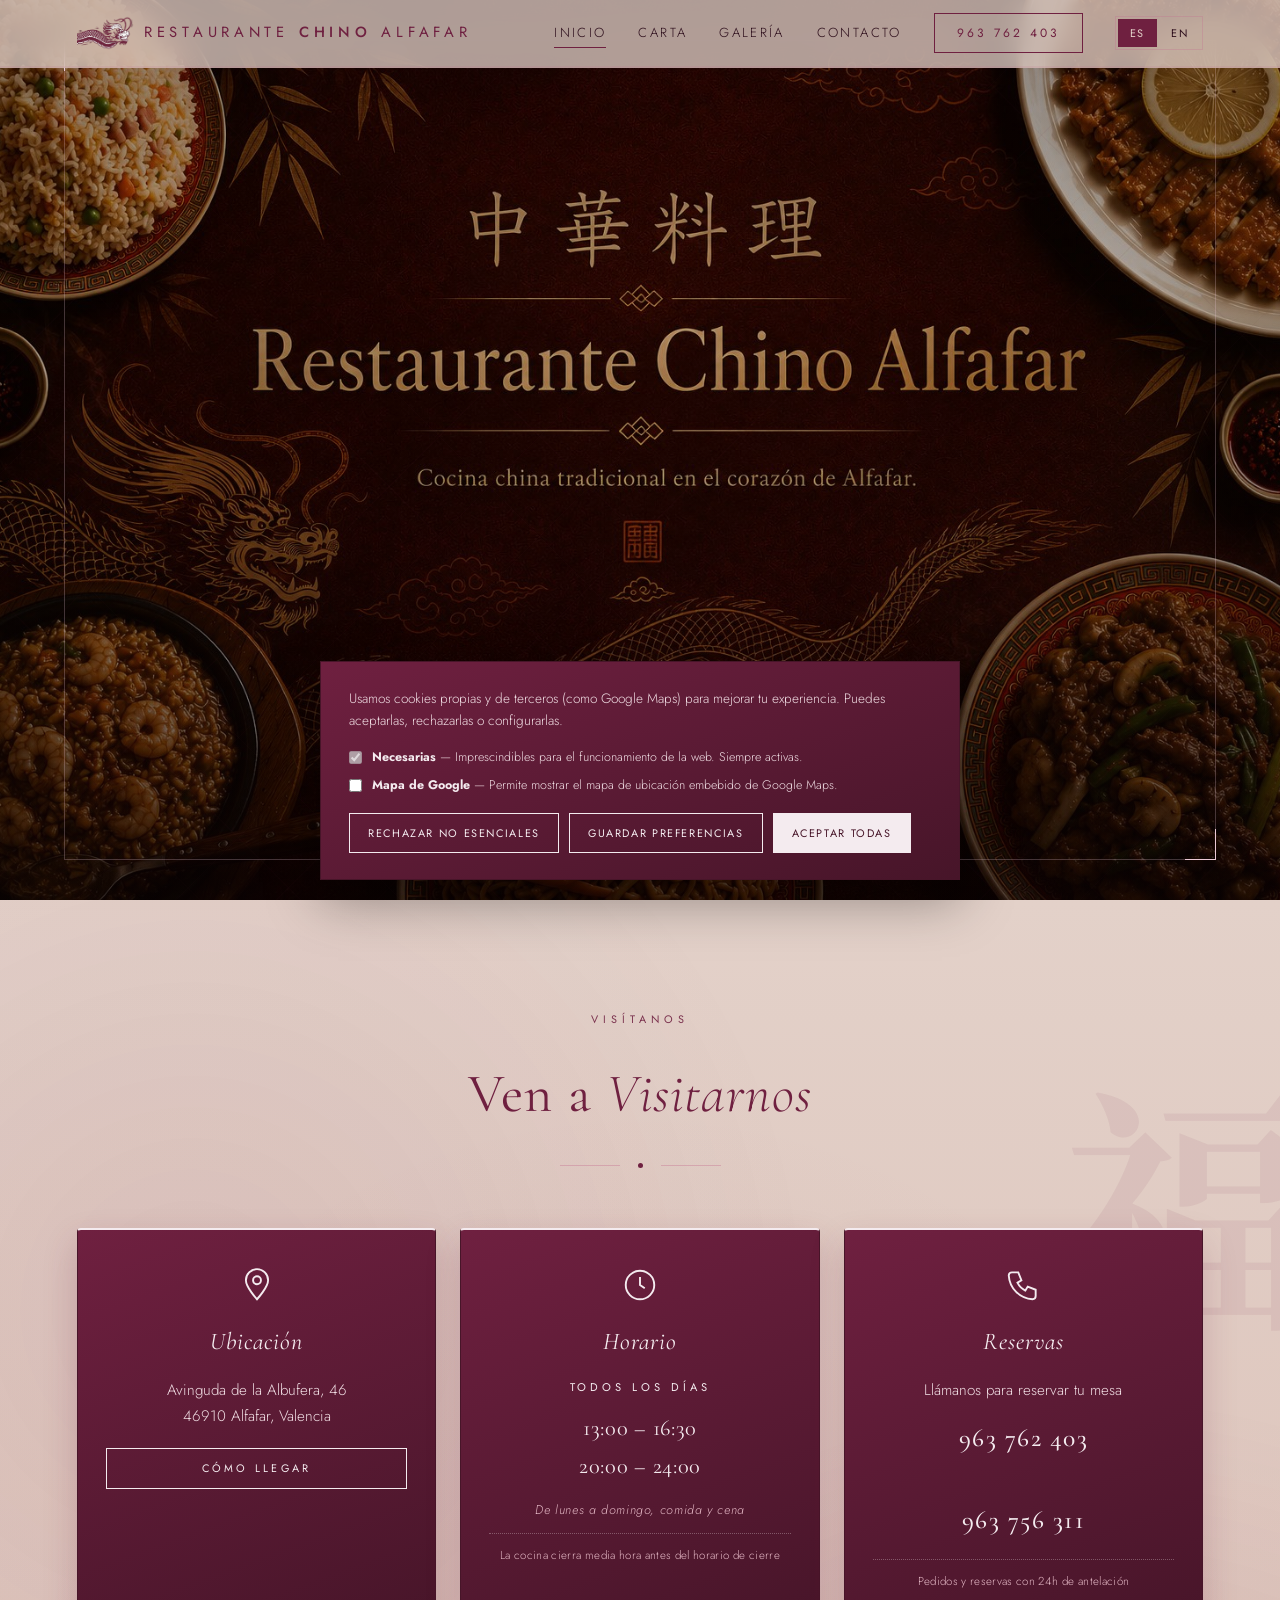
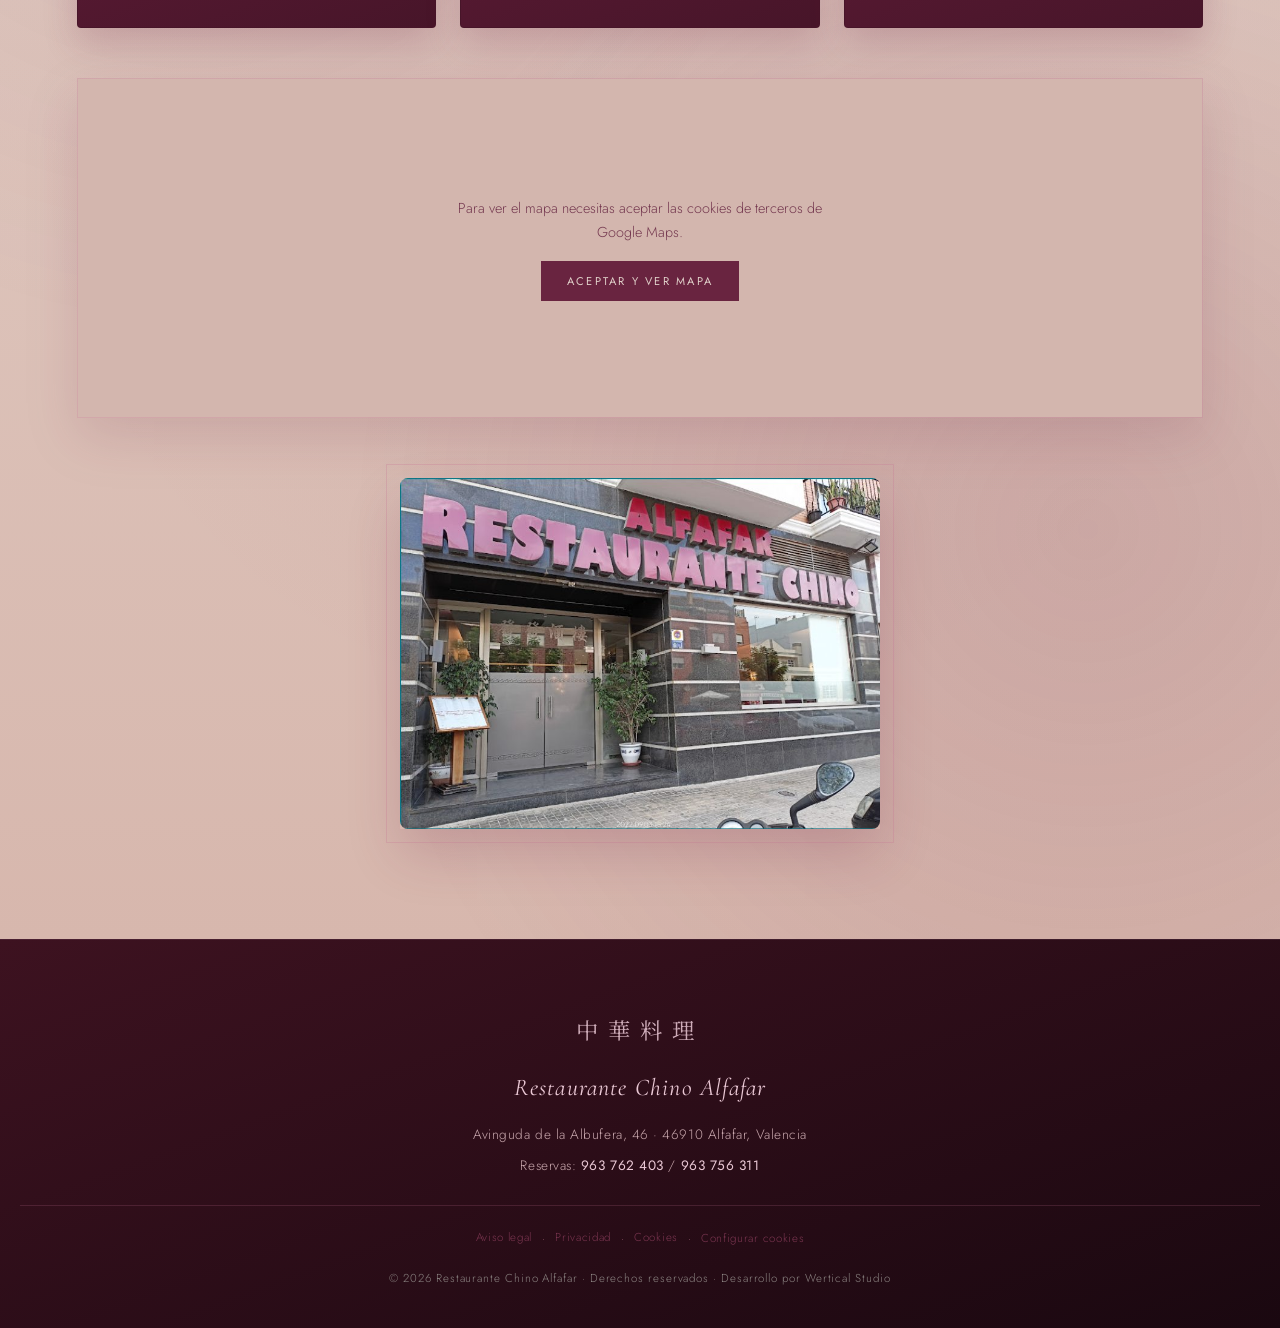
<file: index.html>
<!DOCTYPE html>
<html lang="es">
<head>
<meta charset="UTF-8" />
<meta name="viewport" content="width=device-width, initial-scale=1.0" />
<title>Restaurante Chino Alfafar — Cocina china auténtica</title>
<meta name="description" content="Restaurante Chino Alfafar. Carta tradicional, menú del día y reservas por teléfono. Avinguda de la Albufera, 46, Alfafar." />
<meta property="og:type" content="website" />
<meta property="og:site_name" content="Restaurante Chino Alfafar" />
<meta property="og:locale" content="es_ES" />
<meta property="og:title" content="Restaurante Chino Alfafar — Cocina china auténtica" />
<meta property="og:description" content="Carta tradicional, menú del día y reservas por teléfono. Avinguda de la Albufera, 46, Alfafar." />
<meta property="og:image" content="https://j-bortserrat.github.io/chino_alfafar/assets/hero.jpg" />
<meta property="og:url" content="https://j-bortserrat.github.io/chino_alfafar/index.html" />
<meta name="twitter:card" content="summary_large_image" />
<link rel="icon" type="image/png" href="assets/dragon-head.png">
<link rel="preconnect" href="https://fonts.googleapis.com">
<link rel="preconnect" href="https://fonts.gstatic.com" crossorigin>
<link href="https://fonts.googleapis.com/css2?family=Cormorant+Garamond:ital,wght@0,300;0,400;0,500;0,600;1,300;1,400;1,500&family=Noto+Serif+SC:wght@300;400;500;600&family=Jost:wght@200;300;400;500;600&display=swap" rel="stylesheet">
<link rel="stylesheet" href="style.css">
<script type="application/ld+json">
{
  "@context": "https://schema.org",
  "@type": "Restaurant",
  "name": "Restaurante Chino Alfafar",
  "image": "https://j-bortserrat.github.io/chino_alfafar/assets/hero.jpg",
  "url": "https://j-bortserrat.github.io/chino_alfafar/index.html",
  "telephone": ["+34963762403", "+34963756311"],
  "servesCuisine": "Chinese",
  "priceRange": "€€",
  "address": {
    "@type": "PostalAddress",
    "streetAddress": "Avinguda de la Albufera, 46",
    "addressLocality": "Alfafar",
    "postalCode": "46910",
    "addressRegion": "Valencia",
    "addressCountry": "ES"
  },
  "menu": "https://j-bortserrat.github.io/chino_alfafar/carta.html",
  "openingHoursSpecification": [
    {
      "@type": "OpeningHoursSpecification",
      "dayOfWeek": ["Monday", "Tuesday", "Wednesday", "Thursday", "Friday", "Saturday", "Sunday"],
      "opens": "13:00",
      "closes": "16:30"
    },
    {
      "@type": "OpeningHoursSpecification",
      "dayOfWeek": ["Monday", "Tuesday", "Wednesday", "Thursday", "Friday", "Saturday", "Sunday"],
      "opens": "20:00",
      "closes": "24:00"
    }
  ]
}
</script>
</head>
<body data-page="index">

<nav id="nav">
  <a href="index.html" class="logo"><img class="logo-icon" src="assets/dragon-head.png" alt="">Restaurante <b>Chino</b> Alfafar</a>
  <button class="menu-toggle" id="menuToggle" aria-label="Menú">☰</button>
  <ul id="navList">
    <li><a href="index.html#portada" data-page="index" data-i18n="nav_inicio">Inicio</a></li>
    <li><a href="carta.html" data-page="carta" data-i18n="nav_carta">Carta</a></li>
    <li><a href="galeria.html" data-page="galeria" data-i18n="nav_galeria">Galería</a></li>
    <li><a href="index.html#inicio" data-i18n="nav_contacto">Contacto</a></li>
    <li><a href="tel:963762403" class="nav-cta">963 762 403</a></li>
    <li class="lang-switch"><button data-lang="es" class="active">ES</button><button data-lang="en">EN</button></li>
  </ul>
</nav>

<!-- PORTADA / HERO -->
<header class="hero" id="portada">
  <div class="hero-frame"></div>

  <div class="hero-content">
    <div class="hero-cta">
      <a href="#inicio" class="btn btn-primary" data-i18n="hero_btn_reserve">Reservar Mesa</a>
      <a href="carta.html" class="btn btn-ghost" data-i18n="hero_btn_menu">Ver Carta</a>
    </div>
  </div>
</header>

<!-- INICIO: ubicación + horario + reservas -->
<section class="inicio" id="inicio">
  <span class="floating-cn" style="top:5%;right:-3%">福</span>
  <div class="pattern-bg"></div>
  <div class="section-title reveal">
    <div class="small" data-i18n="inicio_small">Visítanos</div>
    <h2><span data-i18n="inicio_h2_a">Ven a</span> <span class="accent" data-i18n="inicio_h2_b">Visitarnos</span></h2>
    <div class="deco"><span></span></div>
  </div>

  <div class="inicio-wrap">
    <div class="inicio-cards">
      <div class="info-card reveal">
        <span class="icn-big">
          <svg viewBox="0 0 24 24"><path d="M12 21s-7-7.5-7-12a7 7 0 0 1 14 0c0 4.5-7 12-7 12z"/><circle cx="12" cy="9" r="2.5"/></svg>
        </span>
        <h4 data-i18n="ubicacion_h4">Ubicación</h4>
        <p>Avinguda de la Albufera, 46<br>46910 Alfafar, Valencia</p>
        <a href="https://www.google.com/maps?q=Avinguda+de+la+Albufera+46,+46910+Alfafar,+Valencia" target="_blank" rel="noopener" class="btn-mapa" data-i18n="btn_mapa">Cómo llegar</a>
      </div>

      <div class="info-card reveal">
        <span class="icn-big">
          <svg viewBox="0 0 24 24"><circle cx="12" cy="12" r="9"/><path d="M12 7v5l3 2"/></svg>
        </span>
        <h4 data-i18n="horario_h4">Horario</h4>
        <p class="horario-dia" data-i18n="horario_dia">Todos los días</p>
        <p class="horario-hora">13:00 – 16:30<br>20:00 – 24:00</p>
        <p class="horario-sub" data-i18n="horario_sub">De lunes a domingo, comida y cena</p>
        <p class="horario-nota" data-i18n="horario_nota">La cocina cierra media hora antes del horario de cierre</p>
      </div>

      <div class="info-card reveal">
        <span class="icn-big">
          <svg viewBox="0 0 24 24"><path d="M5 4h4l2 5-2.5 1.5a11 11 0 0 0 5 5L15 13l5 2v4a2 2 0 0 1-2 2A16 16 0 0 1 3 6a2 2 0 0 1 2-2z"/></svg>
        </span>
        <h4 data-i18n="reservas_h4">Reservas</h4>
        <p data-i18n="reservas_p">Llámanos para reservar tu mesa</p>
        <a href="tel:963762403" class="tel-link">963 762 403</a><br>
        <a href="tel:963756311" class="tel-link">963 756 311</a>
        <p class="reservas-nota" data-i18n="reservas_nota">Pedidos y reservas con 24h de antelación</p>
      </div>
    </div>

    <div class="mapa-full reveal" id="mapaWrap"></div>

    <div class="inicio-img reveal-scale">
      <img src="assets/fachada.jpg" alt="Fachada del Restaurante Chino Alfafar" />
    </div>
  </div>
</section>

<footer>
  <div class="footer-cn">中華料理</div>
  <h3>Restaurante Chino Alfafar</h3>
  <p>Avinguda de la Albufera, 46 · 46910 Alfafar, Valencia</p>
  <p><span data-i18n="footer_reservas_label">Reservas:</span> <a href="tel:963762403">963 762 403</a> / <a href="tel:963756311">963 756 311</a></p>
  <div class="footer-legal">
    <a href="aviso-legal.html" data-i18n="footer_legal_aviso">Aviso legal</a>
    <span class="sep">·</span>
    <a href="privacidad.html" data-i18n="footer_legal_privacidad">Privacidad</a>
    <span class="sep">·</span>
    <a href="cookies.html" data-i18n="footer_legal_cookies">Cookies</a>
    <span class="sep">·</span>
    <button type="button" class="cookie-config-btn" data-i18n="footer_legal_config">Configurar cookies</button>
  </div>
  <p class="small">© <span id="year"></span> <span data-i18n="footer_credit">Restaurante Chino Alfafar · Derechos reservados · Desarrollo por Wertical Studio</span></p>
</footer>

<script src="i18n.js"></script>
<script src="cookies.js"></script>
<script src="main.js"></script>
</body>
</html>
</file>
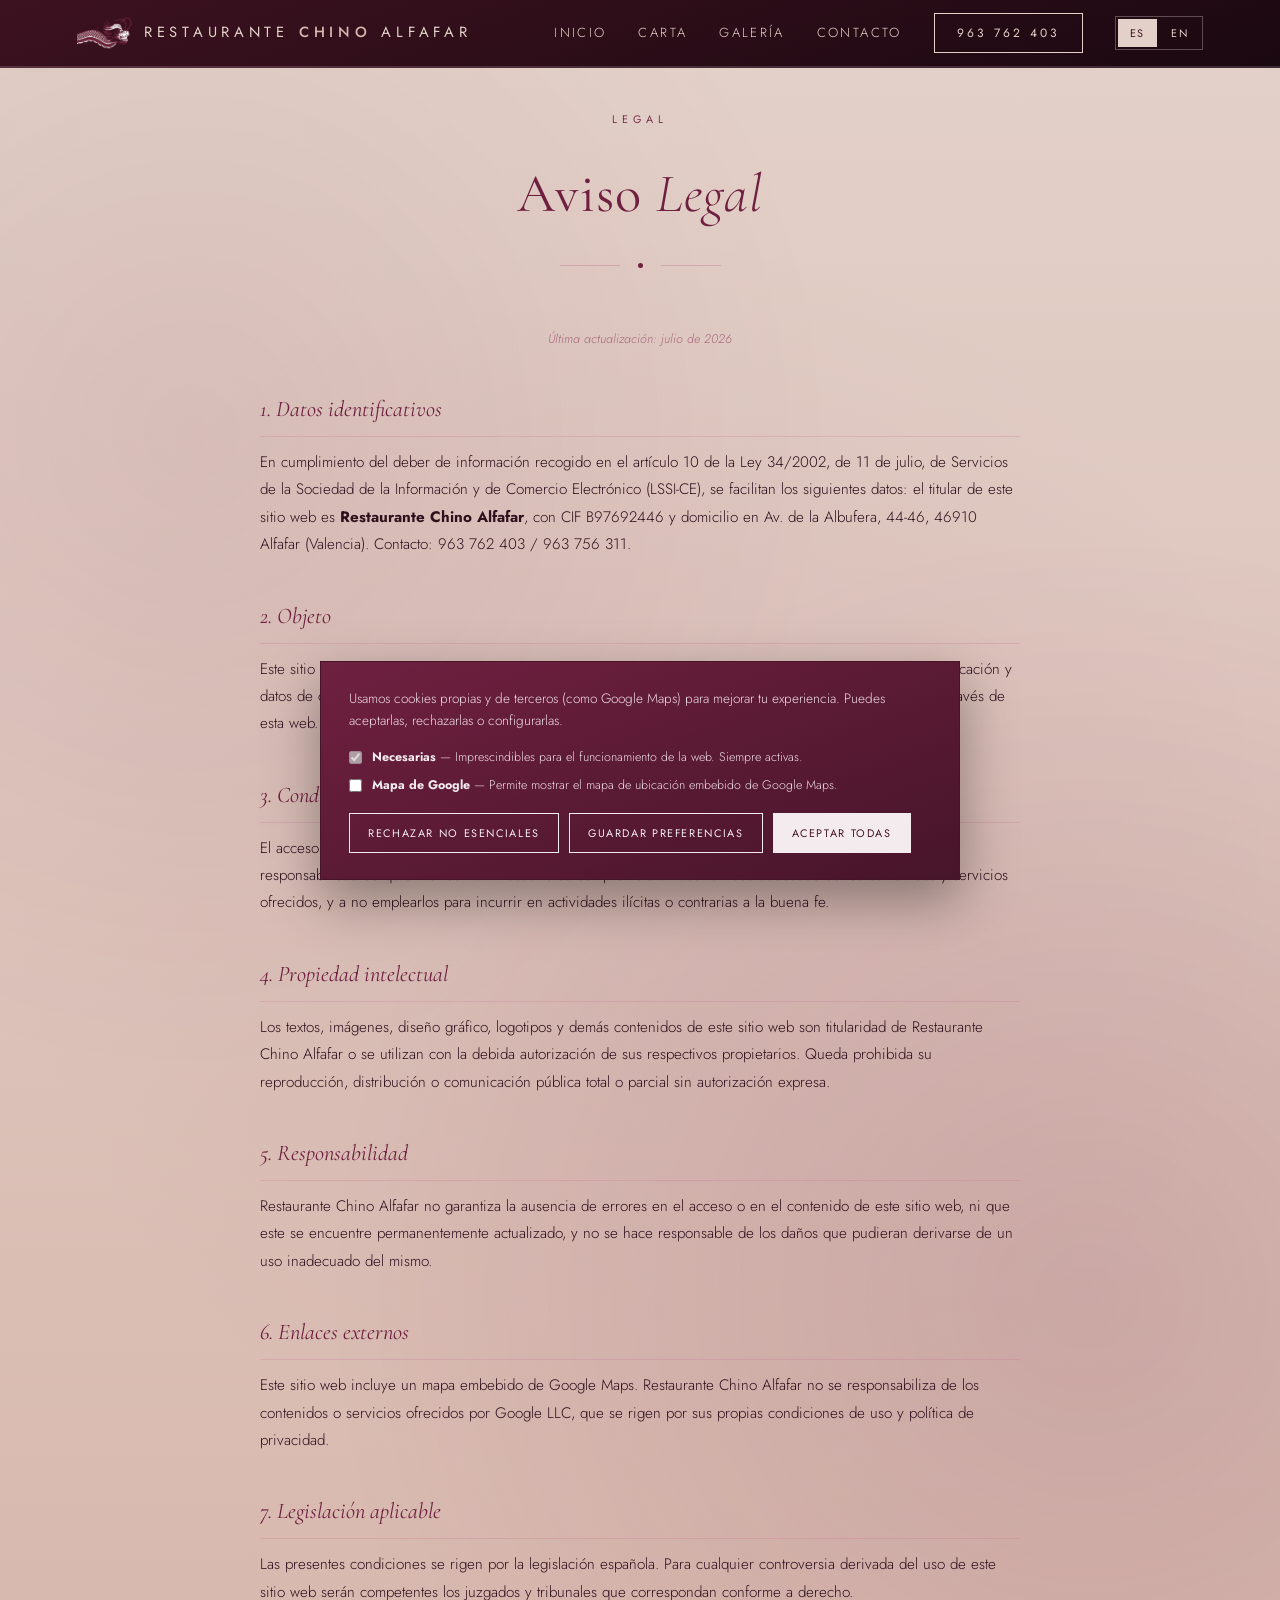
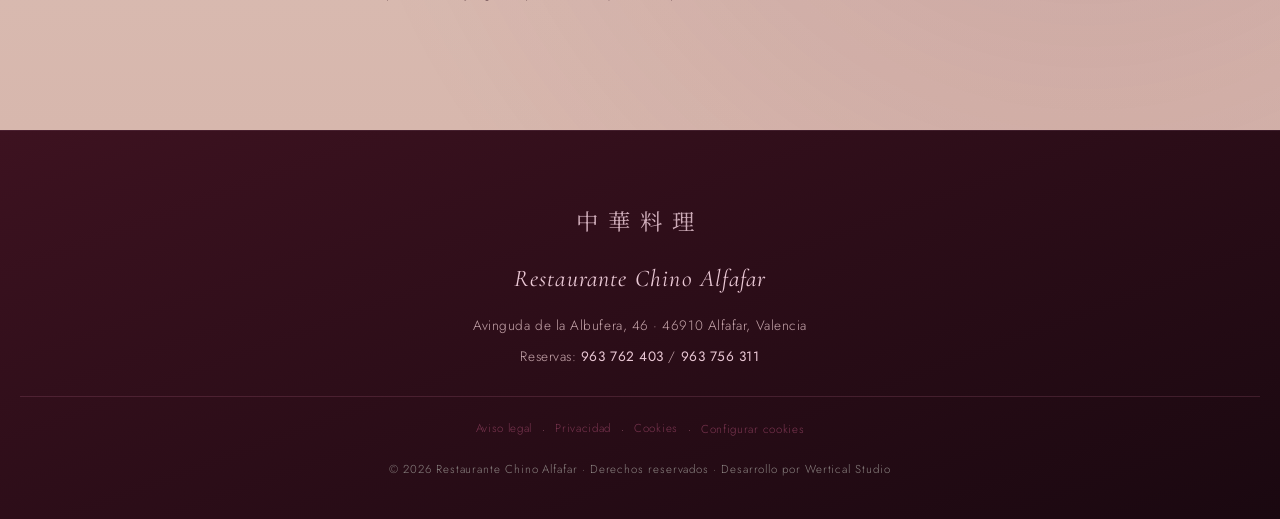
<file: aviso-legal.html>
<!DOCTYPE html>
<html lang="es">
<head>
<meta charset="UTF-8" />
<meta name="viewport" content="width=device-width, initial-scale=1.0" />
<title>Aviso Legal — Restaurante Chino Alfafar</title>
<meta name="description" content="Aviso legal del sitio web de Restaurante Chino Alfafar." />
<meta property="og:type" content="website" />
<meta property="og:site_name" content="Restaurante Chino Alfafar" />
<meta property="og:title" content="Aviso Legal — Restaurante Chino Alfafar" />
<meta property="og:description" content="Aviso legal del sitio web de Restaurante Chino Alfafar." />
<meta property="og:image" content="https://j-bortserrat.github.io/chino_alfafar/assets/hero.jpg" />
<meta property="og:url" content="https://j-bortserrat.github.io/chino_alfafar/aviso-legal.html" />
<link rel="icon" type="image/png" href="assets/dragon-head.png">
<link rel="preconnect" href="https://fonts.googleapis.com">
<link rel="preconnect" href="https://fonts.gstatic.com" crossorigin>
<link href="https://fonts.googleapis.com/css2?family=Cormorant+Garamond:ital,wght@0,300;0,400;0,500;0,600;1,300;1,400;1,500&family=Noto+Serif+SC:wght@300;400;500;600&family=Jost:wght@200;300;400;500;600&display=swap" rel="stylesheet">
<link rel="stylesheet" href="style.css">
</head>
<body data-page="aviso-legal">

<nav id="nav" class="nav-dark">
  <a href="index.html" class="logo"><img class="logo-icon" src="assets/dragon-head.png" alt="">Restaurante <b>Chino</b> Alfafar</a>
  <button class="menu-toggle" id="menuToggle" aria-label="Menú">☰</button>
  <ul id="navList">
    <li><a href="index.html#portada" data-page="index" data-i18n="nav_inicio">Inicio</a></li>
    <li><a href="carta.html" data-page="carta" data-i18n="nav_carta">Carta</a></li>
    <li><a href="galeria.html" data-page="galeria" data-i18n="nav_galeria">Galería</a></li>
    <li><a href="index.html#inicio" data-i18n="nav_contacto">Contacto</a></li>
    <li><a href="tel:963762403" class="nav-cta">963 762 403</a></li>
    <li class="lang-switch"><button data-lang="es" class="active">ES</button><button data-lang="en">EN</button></li>
  </ul>
</nav>

<section class="legal" id="legal">
  <div class="pattern-bg"></div>
  <div class="section-title reveal">
    <div class="small">Legal</div>
    <h2>Aviso <span class="accent">Legal</span></h2>
    <div class="deco"><span></span></div>
  </div>

  <div class="legal-content reveal">
    <p class="legal-updated">Última actualización: julio de 2026</p>

    <h3>1. Datos identificativos</h3>
    <p>En cumplimiento del deber de información recogido en el artículo 10 de la Ley 34/2002, de 11 de julio, de Servicios de la Sociedad de la Información y de Comercio Electrónico (LSSI-CE), se facilitan los siguientes datos: el titular de este sitio web es <strong>Restaurante Chino Alfafar</strong>, con CIF B97692446 y domicilio en Av. de la Albufera, 44-46, 46910 Alfafar (Valencia). Contacto: 963 762 403 / 963 756 311.</p>

    <h3>2. Objeto</h3>
    <p>Este sitio web tiene como finalidad ofrecer información sobre Restaurante Chino Alfafar: su carta, horarios, ubicación y datos de contacto, así como facilitar las reservas telefónicas. No se realizan ventas ni contrataciones online a través de esta web.</p>

    <h3>3. Condiciones de uso</h3>
    <p>El acceso a este sitio web y el uso que pueda hacerse de la información que contiene son de la exclusiva responsabilidad de quien lo realiza. El usuario se compromete a hacer un uso adecuado de los contenidos y servicios ofrecidos, y a no emplearlos para incurrir en actividades ilícitas o contrarias a la buena fe.</p>

    <h3>4. Propiedad intelectual</h3>
    <p>Los textos, imágenes, diseño gráfico, logotipos y demás contenidos de este sitio web son titularidad de Restaurante Chino Alfafar o se utilizan con la debida autorización de sus respectivos propietarios. Queda prohibida su reproducción, distribución o comunicación pública total o parcial sin autorización expresa.</p>

    <h3>5. Responsabilidad</h3>
    <p>Restaurante Chino Alfafar no garantiza la ausencia de errores en el acceso o en el contenido de este sitio web, ni que este se encuentre permanentemente actualizado, y no se hace responsable de los daños que pudieran derivarse de un uso inadecuado del mismo.</p>

    <h3>6. Enlaces externos</h3>
    <p>Este sitio web incluye un mapa embebido de Google Maps. Restaurante Chino Alfafar no se responsabiliza de los contenidos o servicios ofrecidos por Google LLC, que se rigen por sus propias condiciones de uso y política de privacidad.</p>

    <h3>7. Legislación aplicable</h3>
    <p>Las presentes condiciones se rigen por la legislación española. Para cualquier controversia derivada del uso de este sitio web serán competentes los juzgados y tribunales que correspondan conforme a derecho.</p>
  </div>
</section>

<footer>
  <div class="footer-cn">中華料理</div>
  <h3>Restaurante Chino Alfafar</h3>
  <p>Avinguda de la Albufera, 46 · 46910 Alfafar, Valencia</p>
  <p><span data-i18n="footer_reservas_label">Reservas:</span> <a href="tel:963762403">963 762 403</a> / <a href="tel:963756311">963 756 311</a></p>
  <div class="footer-legal">
    <a href="aviso-legal.html" data-i18n="footer_legal_aviso">Aviso legal</a>
    <span class="sep">·</span>
    <a href="privacidad.html" data-i18n="footer_legal_privacidad">Privacidad</a>
    <span class="sep">·</span>
    <a href="cookies.html" data-i18n="footer_legal_cookies">Cookies</a>
    <span class="sep">·</span>
    <button type="button" class="cookie-config-btn" data-i18n="footer_legal_config">Configurar cookies</button>
  </div>
  <p class="small">© <span id="year"></span> <span data-i18n="footer_credit">Restaurante Chino Alfafar · Derechos reservados · Desarrollo por Wertical Studio</span></p>
</footer>

<script src="i18n.js"></script>
<script src="cookies.js"></script>
<script src="main.js"></script>
</body>
</html>
</file>
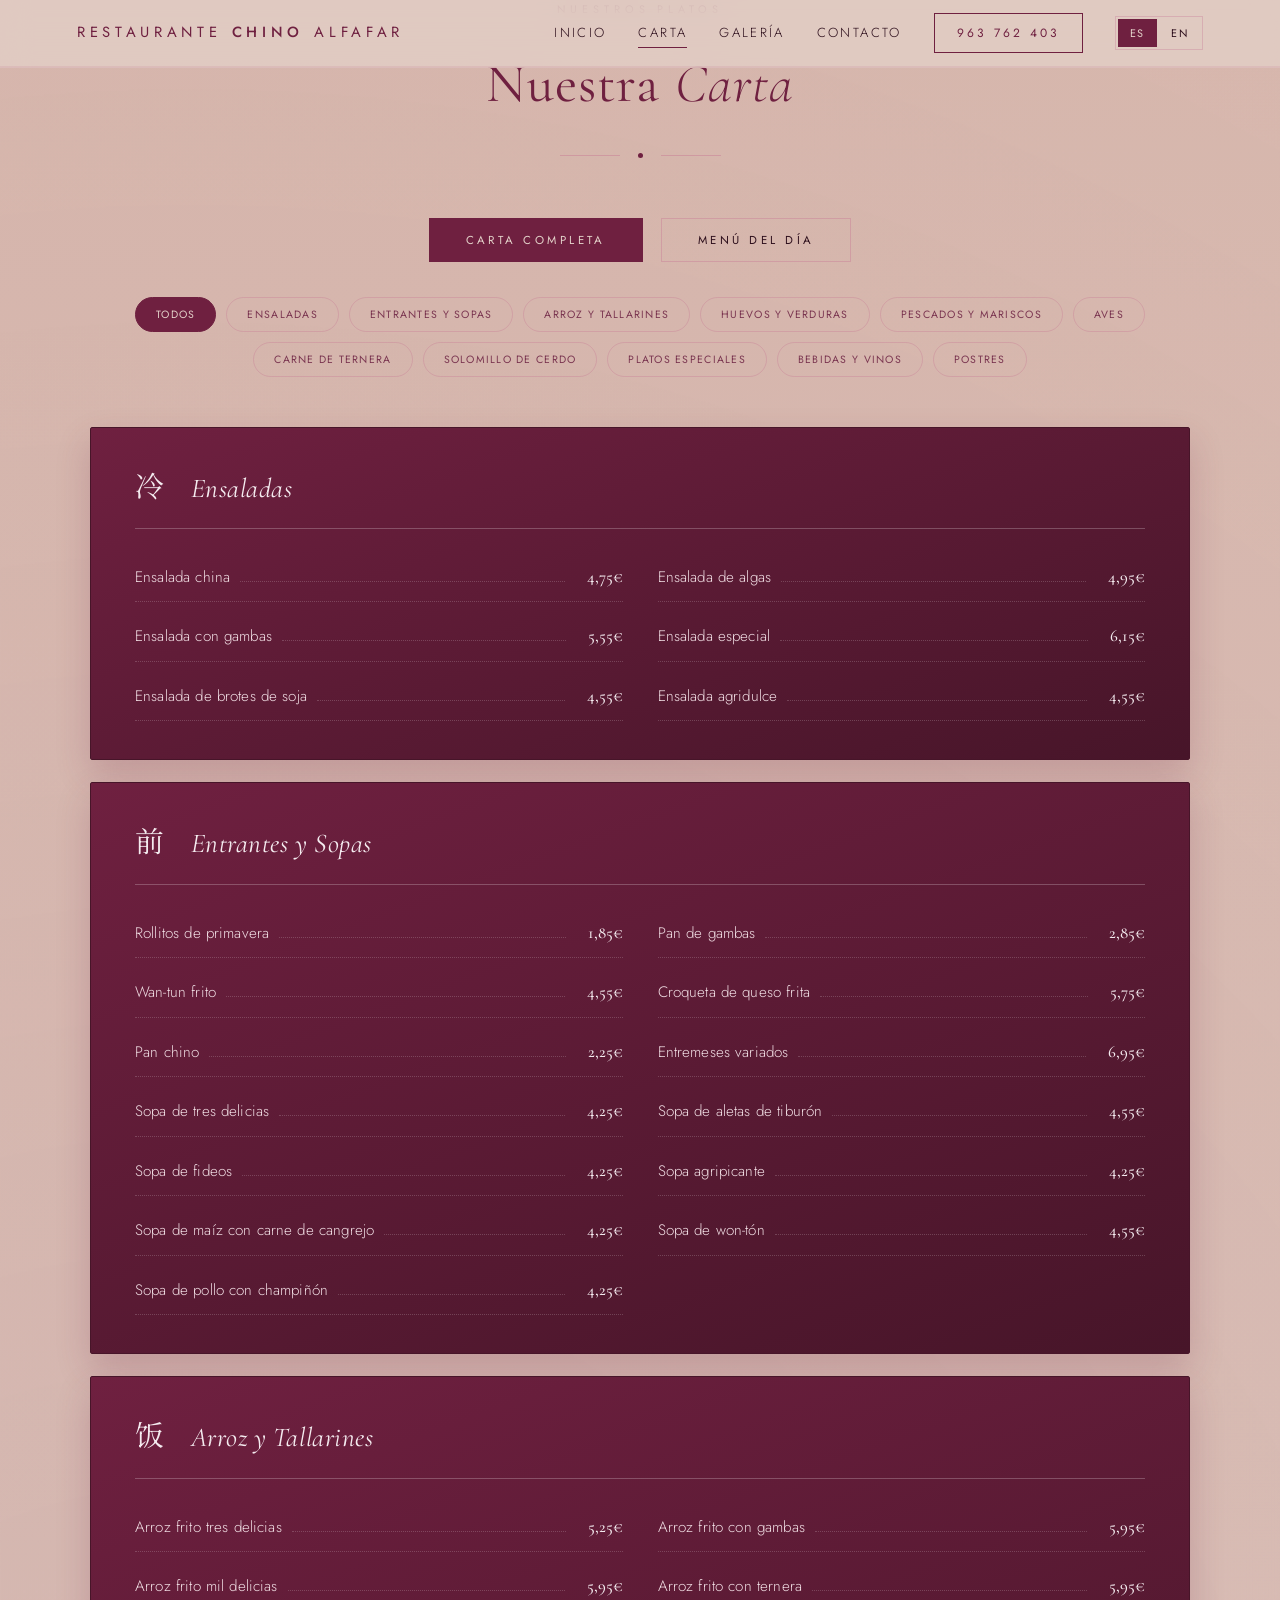
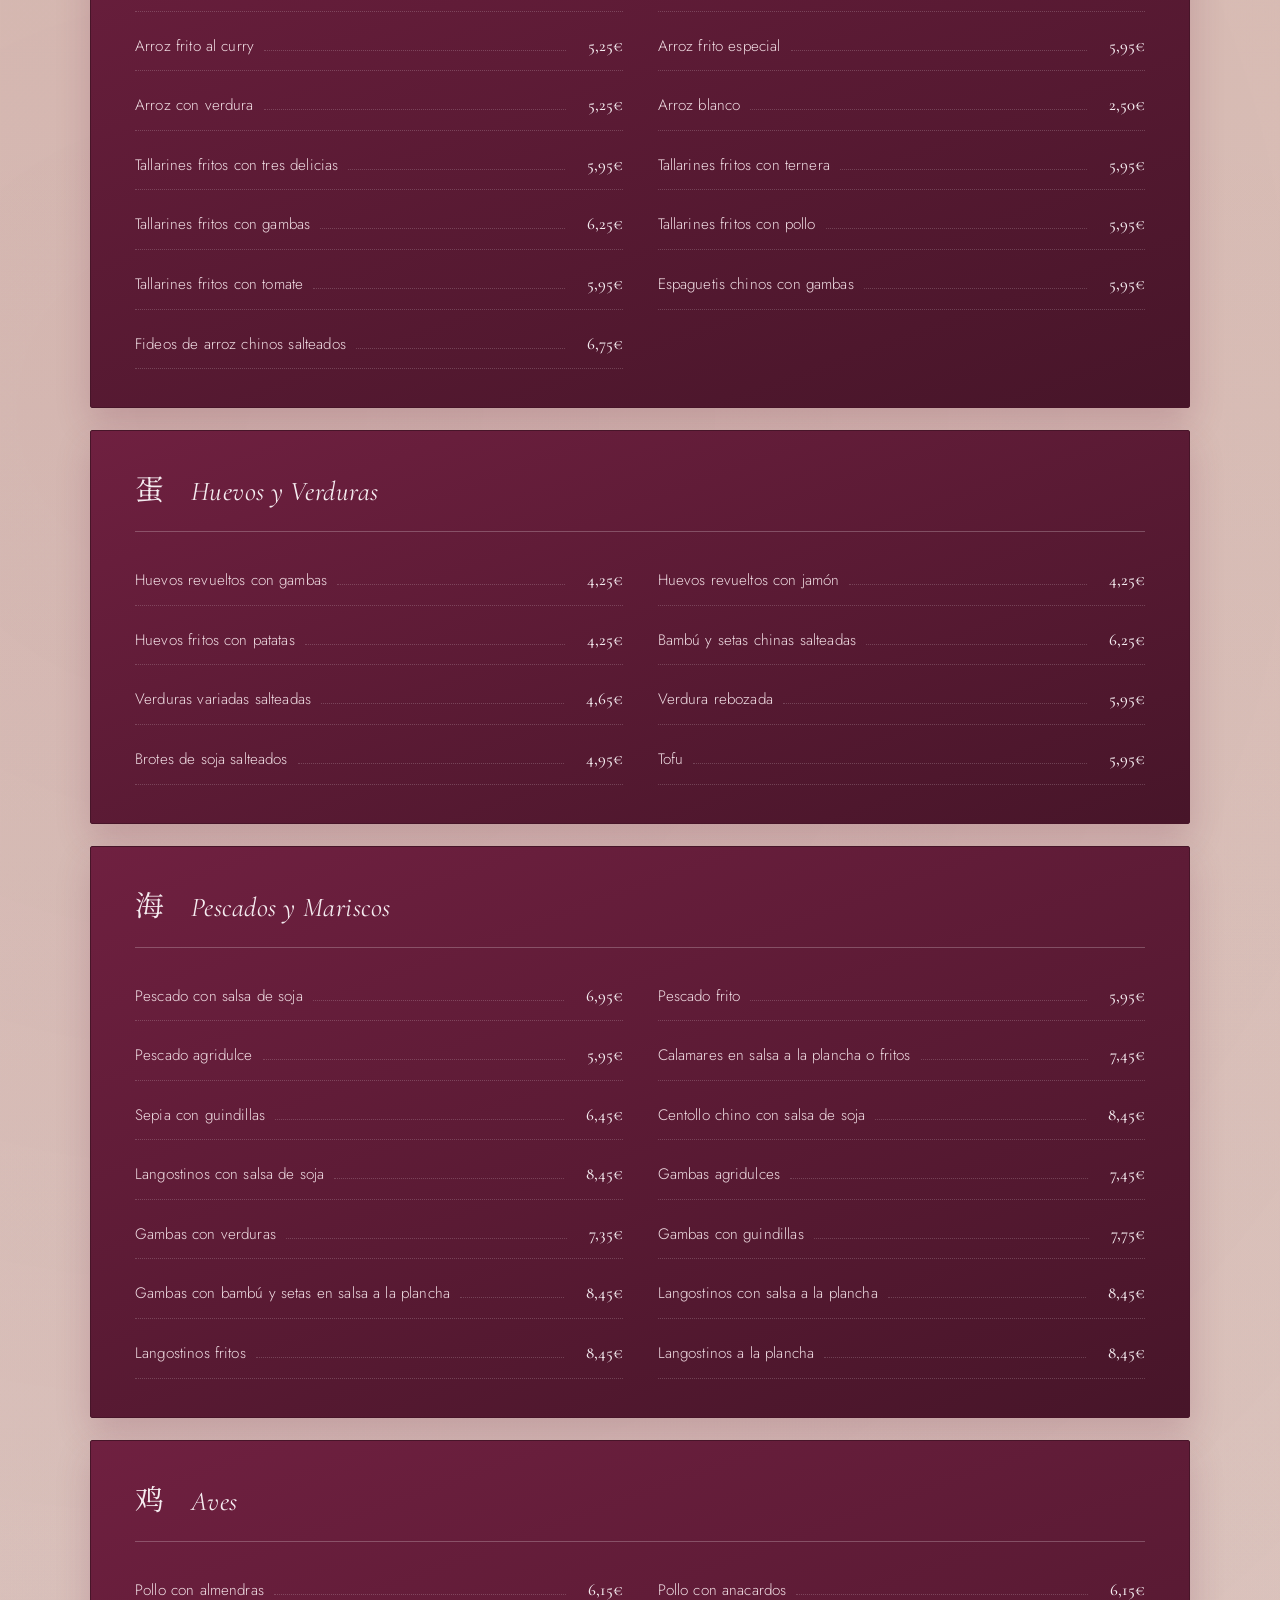
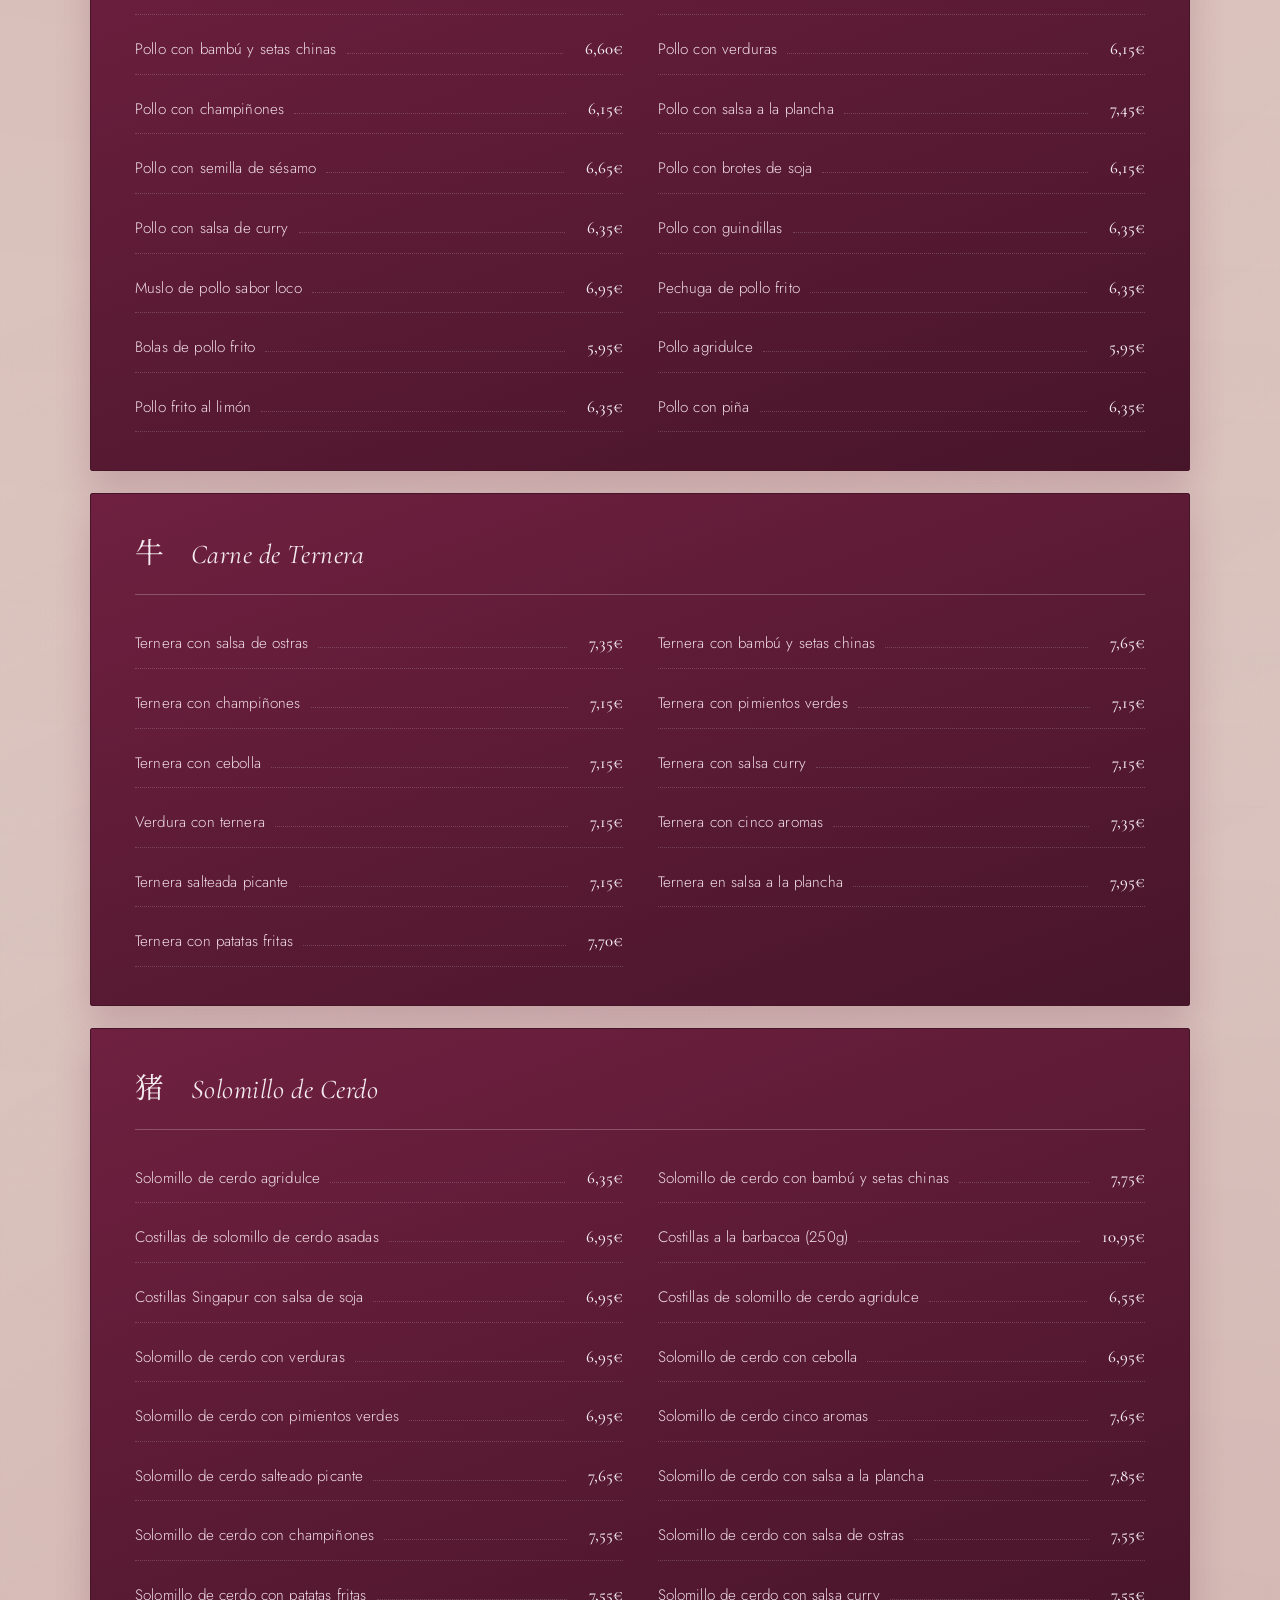
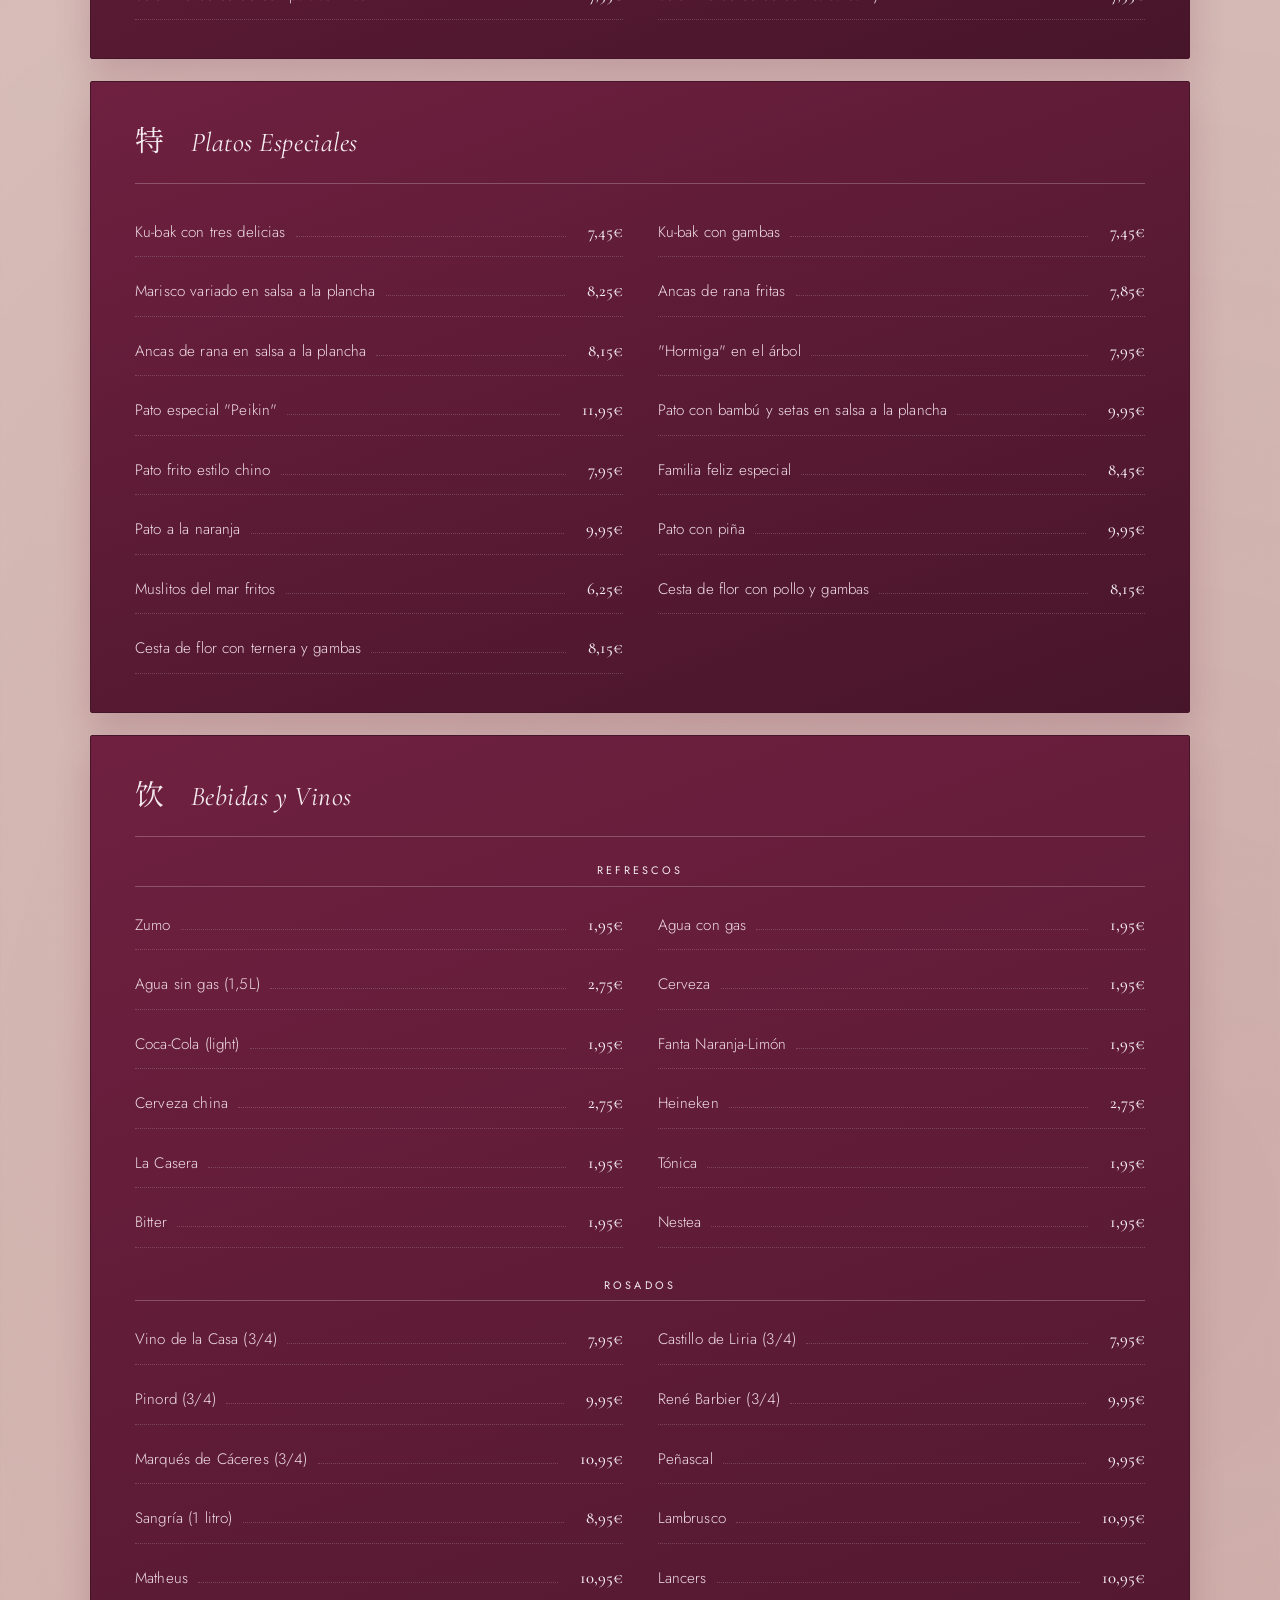
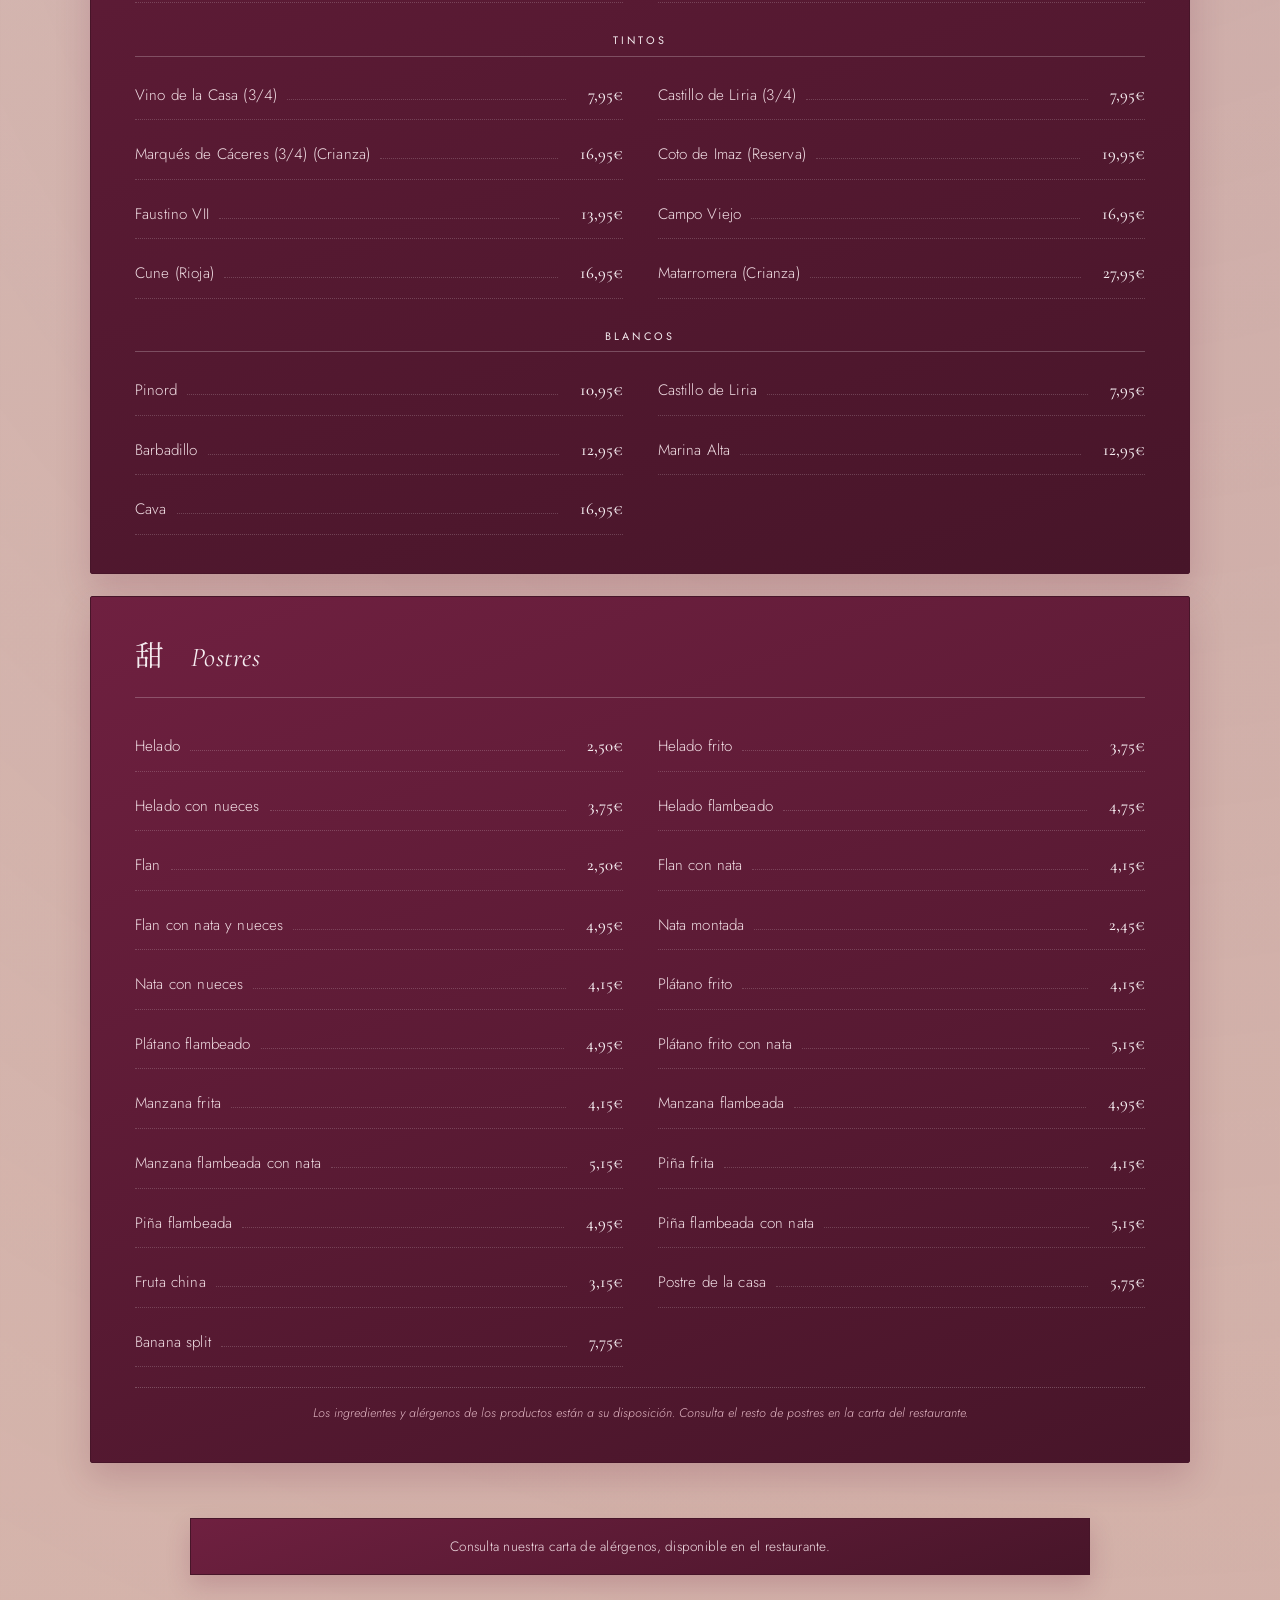
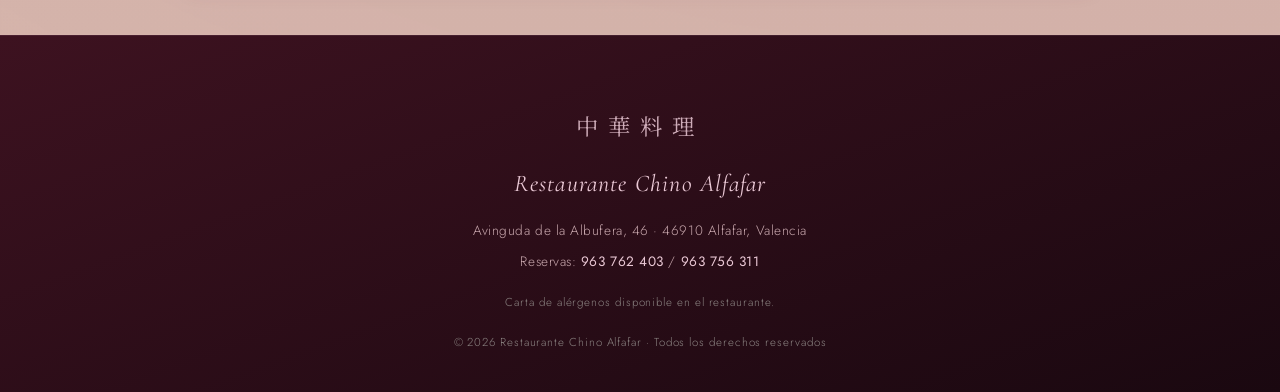
<file: carta.html>
<!DOCTYPE html>
<html lang="es">
<head>
<meta charset="UTF-8" />
<meta name="viewport" content="width=device-width, initial-scale=1.0" />
<title>Carta — Restaurante Chino Alfafar</title>
<meta name="description" content="Descubre nuestra carta completa y el menú del día. Cocina china tradicional en Alfafar." />
<link rel="preconnect" href="https://fonts.googleapis.com">
<link rel="preconnect" href="https://fonts.gstatic.com" crossorigin>
<link href="https://fonts.googleapis.com/css2?family=Cormorant+Garamond:ital,wght@0,300;0,400;0,500;0,600;1,300;1,400;1,500&family=Noto+Serif+SC:wght@300;400;500;600&family=Jost:wght@200;300;400;500;600&display=swap" rel="stylesheet">
<link rel="stylesheet" href="style.css">
</head>
<body data-page="carta">

<nav id="nav">
  <a href="index.html" class="logo">Restaurante <b>Chino</b> Alfafar</a>
  <button class="menu-toggle" id="menuToggle" aria-label="Menú">☰</button>
  <ul id="navList">
    <li><a href="index.html#portada" data-page="index" data-i18n="nav_inicio">Inicio</a></li>
    <li><a href="carta.html" data-page="carta" data-i18n="nav_carta">Carta</a></li>
    <li><a href="galeria.html" data-page="galeria" data-i18n="nav_galeria">Galería</a></li>
    <li><a href="index.html#inicio" data-i18n="nav_contacto">Contacto</a></li>
    <li><a href="tel:963762403" class="nav-cta">963 762 403</a></li>
    <li class="lang-switch"><button data-lang="es" class="active">ES</button><button data-lang="en">EN</button></li>
  </ul>
</nav>

<!-- CARTA -->
<section class="carta page-head" id="carta">
  <span class="floating-cn" style="bottom:-5%;left:-3%">食</span>
  <div class="pattern-bg"></div>
  <div class="section-title reveal">
    <div class="small" data-i18n="carta_small">Nuestros Platos</div>
    <h2><span data-i18n="carta_h2_a">Nuestra</span> <span class="accent" data-i18n="carta_h2_b">Carta</span></h2>
    <div class="deco"><span></span></div>
  </div>

  <div class="tabs reveal">
    <button class="tab active" data-tab="completa" data-i18n="tab_completa">Carta Completa</button>
    <button class="tab" data-tab="menudia" data-i18n="tab_menudia">Menú del Día</button>
  </div>

  <!-- Tab 1: CARTA COMPLETA -->
  <div class="tab-panel active" id="completa">
    <div class="filtros" id="carta-filtros"></div>
    <div class="carta-container" id="carta-categorias"></div>
  </div>

  <!-- Tab 2: MENÚ DEL DÍA -->
  <div class="tab-panel" id="menudia">
    <div class="menu-dia reveal-scale" id="menudia-app"></div>
  </div>

  <div class="aviso-banner reveal" data-i18n="aviso_alergenos">Consulta nuestra carta de alérgenos, disponible en el restaurante.</div>
</section>

<footer>
  <div class="footer-cn">中華料理</div>
  <h3>Restaurante Chino Alfafar</h3>
  <p>Avinguda de la Albufera, 46 · 46910 Alfafar, Valencia</p>
  <p><span data-i18n="footer_reservas_label">Reservas:</span> <a href="tel:963762403">963 762 403</a> / <a href="tel:963756311">963 756 311</a></p>
  <p class="small" data-i18n="footer_alergenos">Carta de alérgenos disponible en el restaurante.</p>
  <p class="small">© <span id="year"></span> Restaurante Chino Alfafar · <span data-i18n="footer_copyright">Todos los derechos reservados</span></p>
</footer>

<script src="i18n.js"></script>
<script src="menu-data.js"></script>
<script src="main.js"></script>
</body>
</html>
</file>
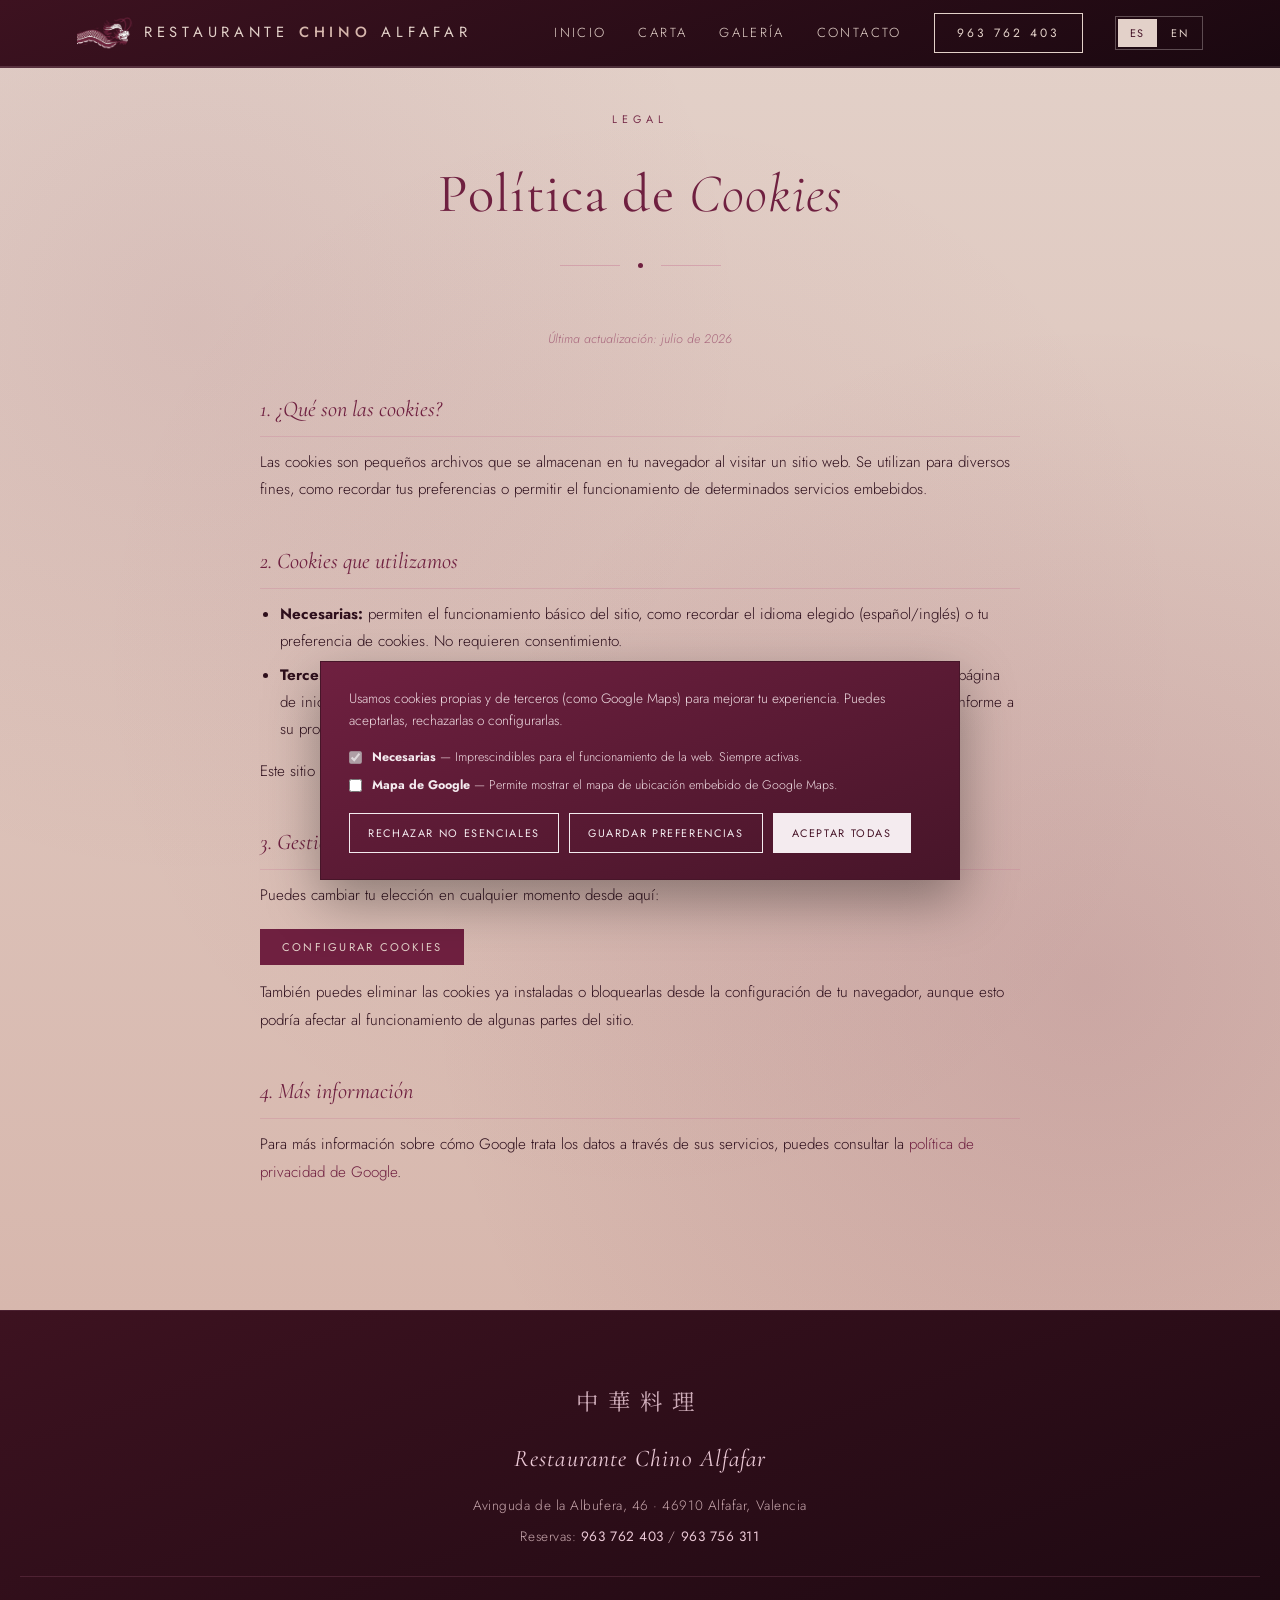
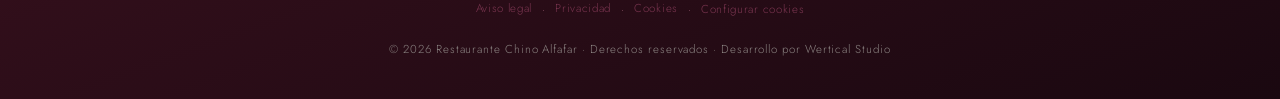
<file: cookies.html>
<!DOCTYPE html>
<html lang="es">
<head>
<meta charset="UTF-8" />
<meta name="viewport" content="width=device-width, initial-scale=1.0" />
<title>Política de Cookies — Restaurante Chino Alfafar</title>
<meta name="description" content="Política de cookies del sitio web de Restaurante Chino Alfafar." />
<meta property="og:type" content="website" />
<meta property="og:site_name" content="Restaurante Chino Alfafar" />
<meta property="og:title" content="Política de Cookies — Restaurante Chino Alfafar" />
<meta property="og:description" content="Política de cookies del sitio web de Restaurante Chino Alfafar." />
<meta property="og:image" content="https://j-bortserrat.github.io/chino_alfafar/assets/hero.jpg" />
<meta property="og:url" content="https://j-bortserrat.github.io/chino_alfafar/cookies.html" />
<link rel="icon" type="image/png" href="assets/dragon-head.png">
<link rel="preconnect" href="https://fonts.googleapis.com">
<link rel="preconnect" href="https://fonts.gstatic.com" crossorigin>
<link href="https://fonts.googleapis.com/css2?family=Cormorant+Garamond:ital,wght@0,300;0,400;0,500;0,600;1,300;1,400;1,500&family=Noto+Serif+SC:wght@300;400;500;600&family=Jost:wght@200;300;400;500;600&display=swap" rel="stylesheet">
<link rel="stylesheet" href="style.css">
</head>
<body data-page="cookies">

<nav id="nav" class="nav-dark">
  <a href="index.html" class="logo"><img class="logo-icon" src="assets/dragon-head.png" alt="">Restaurante <b>Chino</b> Alfafar</a>
  <button class="menu-toggle" id="menuToggle" aria-label="Menú">☰</button>
  <ul id="navList">
    <li><a href="index.html#portada" data-page="index" data-i18n="nav_inicio">Inicio</a></li>
    <li><a href="carta.html" data-page="carta" data-i18n="nav_carta">Carta</a></li>
    <li><a href="galeria.html" data-page="galeria" data-i18n="nav_galeria">Galería</a></li>
    <li><a href="index.html#inicio" data-i18n="nav_contacto">Contacto</a></li>
    <li><a href="tel:963762403" class="nav-cta">963 762 403</a></li>
    <li class="lang-switch"><button data-lang="es" class="active">ES</button><button data-lang="en">EN</button></li>
  </ul>
</nav>

<section class="legal" id="cookies">
  <div class="pattern-bg"></div>
  <div class="section-title reveal">
    <div class="small">Legal</div>
    <h2>Política de <span class="accent">Cookies</span></h2>
    <div class="deco"><span></span></div>
  </div>

  <div class="legal-content reveal">
    <p class="legal-updated">Última actualización: julio de 2026</p>

    <h3>1. ¿Qué son las cookies?</h3>
    <p>Las cookies son pequeños archivos que se almacenan en tu navegador al visitar un sitio web. Se utilizan para diversos fines, como recordar tus preferencias o permitir el funcionamiento de determinados servicios embebidos.</p>

    <h3>2. Cookies que utilizamos</h3>
    <ul>
      <li><strong>Necesarias:</strong> permiten el funcionamiento básico del sitio, como recordar el idioma elegido (español/inglés) o tu preferencia de cookies. No requieren consentimiento.</li>
      <li><strong>Terceros — Google Maps:</strong> si aceptas esta categoría, se carga el mapa embebido de Google Maps en la página de inicio para mostrarte nuestra ubicación. Esto puede implicar la instalación de cookies de Google LLC conforme a su propia política de privacidad.</li>
    </ul>
    <p>Este sitio web no utiliza cookies de publicidad ni de analítica de terceros.</p>

    <h3>3. Gestión de tus preferencias</h3>
    <p>Puedes cambiar tu elección en cualquier momento desde aquí:</p>
    <button type="button" class="cookie-config-link cookie-config-btn" data-i18n="footer_legal_config">Configurar cookies</button>
    <p style="margin-top:14px">También puedes eliminar las cookies ya instaladas o bloquearlas desde la configuración de tu navegador, aunque esto podría afectar al funcionamiento de algunas partes del sitio.</p>

    <h3>4. Más información</h3>
    <p>Para más información sobre cómo Google trata los datos a través de sus servicios, puedes consultar la <a href="https://policies.google.com/privacy" target="_blank" rel="noopener">política de privacidad de Google</a>.</p>
  </div>
</section>

<footer>
  <div class="footer-cn">中華料理</div>
  <h3>Restaurante Chino Alfafar</h3>
  <p>Avinguda de la Albufera, 46 · 46910 Alfafar, Valencia</p>
  <p><span data-i18n="footer_reservas_label">Reservas:</span> <a href="tel:963762403">963 762 403</a> / <a href="tel:963756311">963 756 311</a></p>
  <div class="footer-legal">
    <a href="aviso-legal.html" data-i18n="footer_legal_aviso">Aviso legal</a>
    <span class="sep">·</span>
    <a href="privacidad.html" data-i18n="footer_legal_privacidad">Privacidad</a>
    <span class="sep">·</span>
    <a href="cookies.html" data-i18n="footer_legal_cookies">Cookies</a>
    <span class="sep">·</span>
    <button type="button" class="cookie-config-btn" data-i18n="footer_legal_config">Configurar cookies</button>
  </div>
  <p class="small">© <span id="year"></span> <span data-i18n="footer_credit">Restaurante Chino Alfafar · Derechos reservados · Desarrollo por Wertical Studio</span></p>
</footer>

<script src="i18n.js"></script>
<script src="cookies.js"></script>
<script src="main.js"></script>
</body>
</html>
</file>
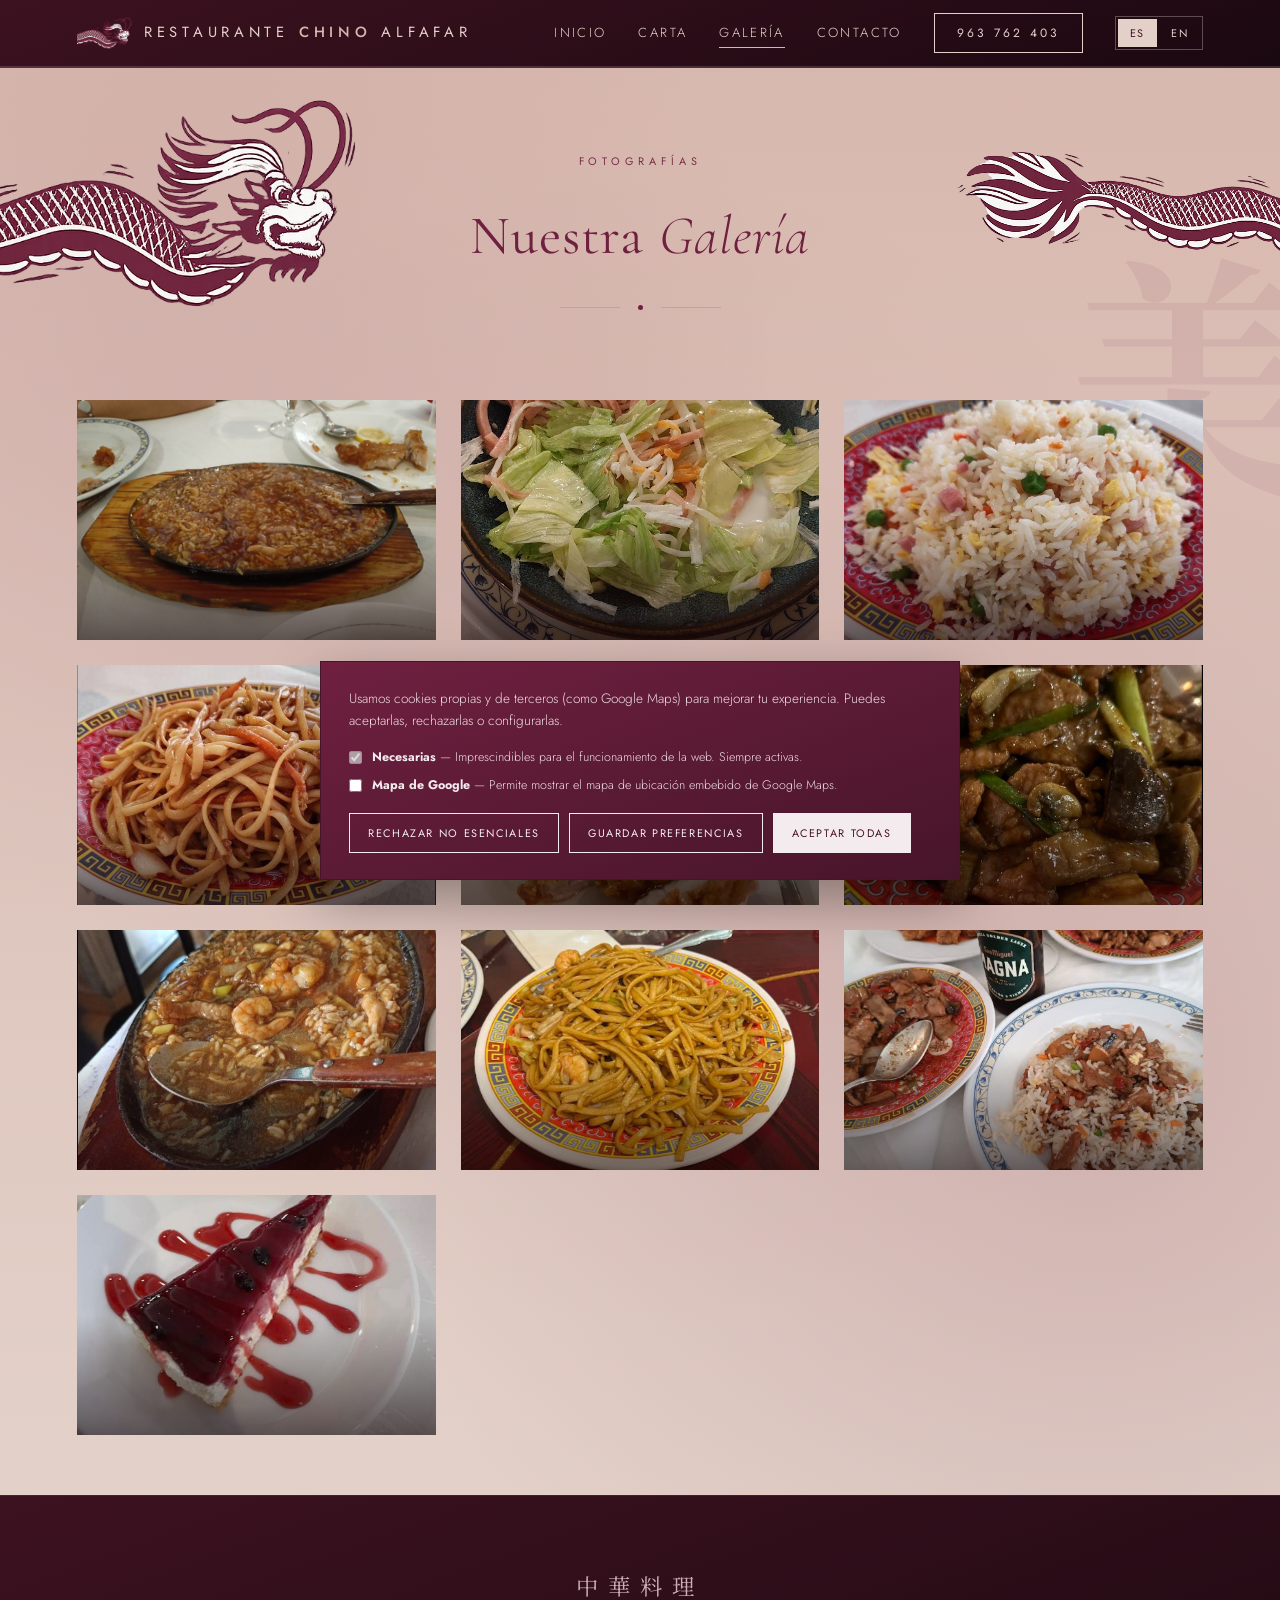
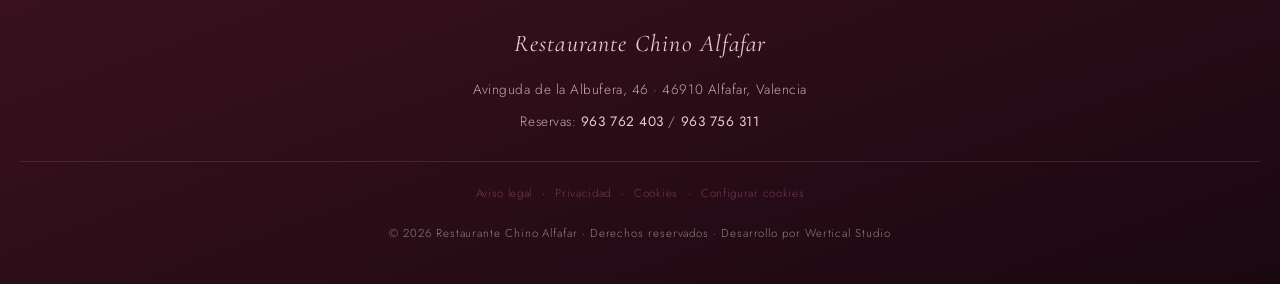
<file: galeria.html>
<!DOCTYPE html>
<html lang="es">
<head>
<meta charset="UTF-8" />
<meta name="viewport" content="width=device-width, initial-scale=1.0" />
<title>Galería — Restaurante Chino Alfafar</title>
<meta name="description" content="Galería de fotos de nuestros platos. Restaurante Chino Alfafar." />
<meta property="og:type" content="website" />
<meta property="og:site_name" content="Restaurante Chino Alfafar" />
<meta property="og:locale" content="es_ES" />
<meta property="og:title" content="Galería — Restaurante Chino Alfafar" />
<meta property="og:description" content="Galería de fotos de nuestros platos. Restaurante Chino Alfafar." />
<meta property="og:image" content="https://j-bortserrat.github.io/chino_alfafar/assets/variedad.jpg" />
<meta property="og:url" content="https://j-bortserrat.github.io/chino_alfafar/galeria.html" />
<meta name="twitter:card" content="summary_large_image" />
<link rel="icon" type="image/png" href="assets/dragon-head.png">
<link rel="preconnect" href="https://fonts.googleapis.com">
<link rel="preconnect" href="https://fonts.gstatic.com" crossorigin>
<link href="https://fonts.googleapis.com/css2?family=Cormorant+Garamond:ital,wght@0,300;0,400;0,500;0,600;1,300;1,400;1,500&family=Noto+Serif+SC:wght@300;400;500;600&family=Jost:wght@200;300;400;500;600&display=swap" rel="stylesheet">
<link rel="stylesheet" href="style.css">
</head>
<body data-page="galeria">

<nav id="nav" class="nav-dark">
  <a href="index.html" class="logo"><img class="logo-icon" src="assets/dragon-head.png" alt="">Restaurante <b>Chino</b> Alfafar</a>
  <button class="menu-toggle" id="menuToggle" aria-label="Menú">☰</button>
  <ul id="navList">
    <li><a href="index.html#portada" data-page="index" data-i18n="nav_inicio">Inicio</a></li>
    <li><a href="carta.html" data-page="carta" data-i18n="nav_carta">Carta</a></li>
    <li><a href="galeria.html" data-page="galeria" data-i18n="nav_galeria">Galería</a></li>
    <li><a href="index.html#inicio" data-i18n="nav_contacto">Contacto</a></li>
    <li><a href="tel:963762403" class="nav-cta">963 762 403</a></li>
    <li class="lang-switch"><button data-lang="es" class="active">ES</button><button data-lang="en">EN</button></li>
  </ul>
</nav>

<!-- GALERÍA -->
<section class="galeria page-head" id="galeria">
  <span class="floating-cn" style="top:10%;right:-3%">美</span>
  <div class="pattern-bg"></div>
  <div class="page-head-band">
    <div class="dragon-row reveal">
      <img class="dragon-big" src="assets/dragon-head.png" alt="">
      <img class="dragon-small" src="assets/dragon-tail.png" alt="">
    </div>
    <div class="section-title reveal">
      <div class="small" data-i18n="galeria_small">Fotografías</div>
      <h2><span data-i18n="galeria_h2_a">Nuestra</span> <span class="accent" data-i18n="galeria_h2_b">Galería</span></h2>
      <div class="deco"><span></span></div>
    </div>
  </div>

  <div class="galeria-grid">
    <div class="foto-card reveal-scale">
      <div class="img-wrap"><img src="assets/especiales-real.jpg" alt="Especialidades de la casa"></div>
    </div>

    <div class="foto-card reveal-scale">
      <div class="img-wrap"><img src="assets/ensaladas-real.jpg" alt="Ensalada"></div>
    </div>

    <div class="foto-card reveal-scale">
      <div class="img-wrap"><img src="assets/arroz-tres-delicias.jpg" alt="Arroz Tres Delicias"></div>
    </div>

    <div class="foto-card reveal-scale">
      <div class="img-wrap"><img src="assets/tallarines.jpg" alt="Tallarines fritos"></div>
    </div>

    <div class="foto-card reveal-scale">
      <div class="img-wrap"><img src="assets/pollo-limon.jpg" alt="Pollo al limón"></div>
    </div>

    <div class="foto-card reveal-scale">
      <div class="img-wrap"><img src="assets/ternera-champinones.jpg" alt="Ternera con bambú y setas"></div>
    </div>

    <div class="foto-card reveal-scale">
      <div class="img-wrap"><img src="assets/arroz-marisco.jpg" alt="Arroz con gambas"></div>
    </div>

    <div class="foto-card reveal-scale">
      <div class="img-wrap"><img src="assets/tallarines-fritos.jpg" alt="Tallarines fritos"></div>
    </div>

    <div class="foto-card reveal-scale">
      <div class="img-wrap"><img src="assets/variedad.jpg" alt="Variedad de platos"></div>
    </div>

    <div class="foto-card reveal-scale">
      <div class="img-wrap"><img src="assets/postre.jpg" alt="Postre"></div>
    </div>
  </div>
</section>

<footer>
  <div class="footer-cn">中華料理</div>
  <h3>Restaurante Chino Alfafar</h3>
  <p>Avinguda de la Albufera, 46 · 46910 Alfafar, Valencia</p>
  <p><span data-i18n="footer_reservas_label">Reservas:</span> <a href="tel:963762403">963 762 403</a> / <a href="tel:963756311">963 756 311</a></p>
  <div class="footer-legal">
    <a href="aviso-legal.html" data-i18n="footer_legal_aviso">Aviso legal</a>
    <span class="sep">·</span>
    <a href="privacidad.html" data-i18n="footer_legal_privacidad">Privacidad</a>
    <span class="sep">·</span>
    <a href="cookies.html" data-i18n="footer_legal_cookies">Cookies</a>
    <span class="sep">·</span>
    <button type="button" class="cookie-config-btn" data-i18n="footer_legal_config">Configurar cookies</button>
  </div>
  <p class="small">© <span id="year"></span> <span data-i18n="footer_credit">Restaurante Chino Alfafar · Derechos reservados · Desarrollo por Wertical Studio</span></p>
</footer>

<script src="i18n.js"></script>
<script src="cookies.js"></script>
<script src="main.js"></script>
</body>
</html>
</file>
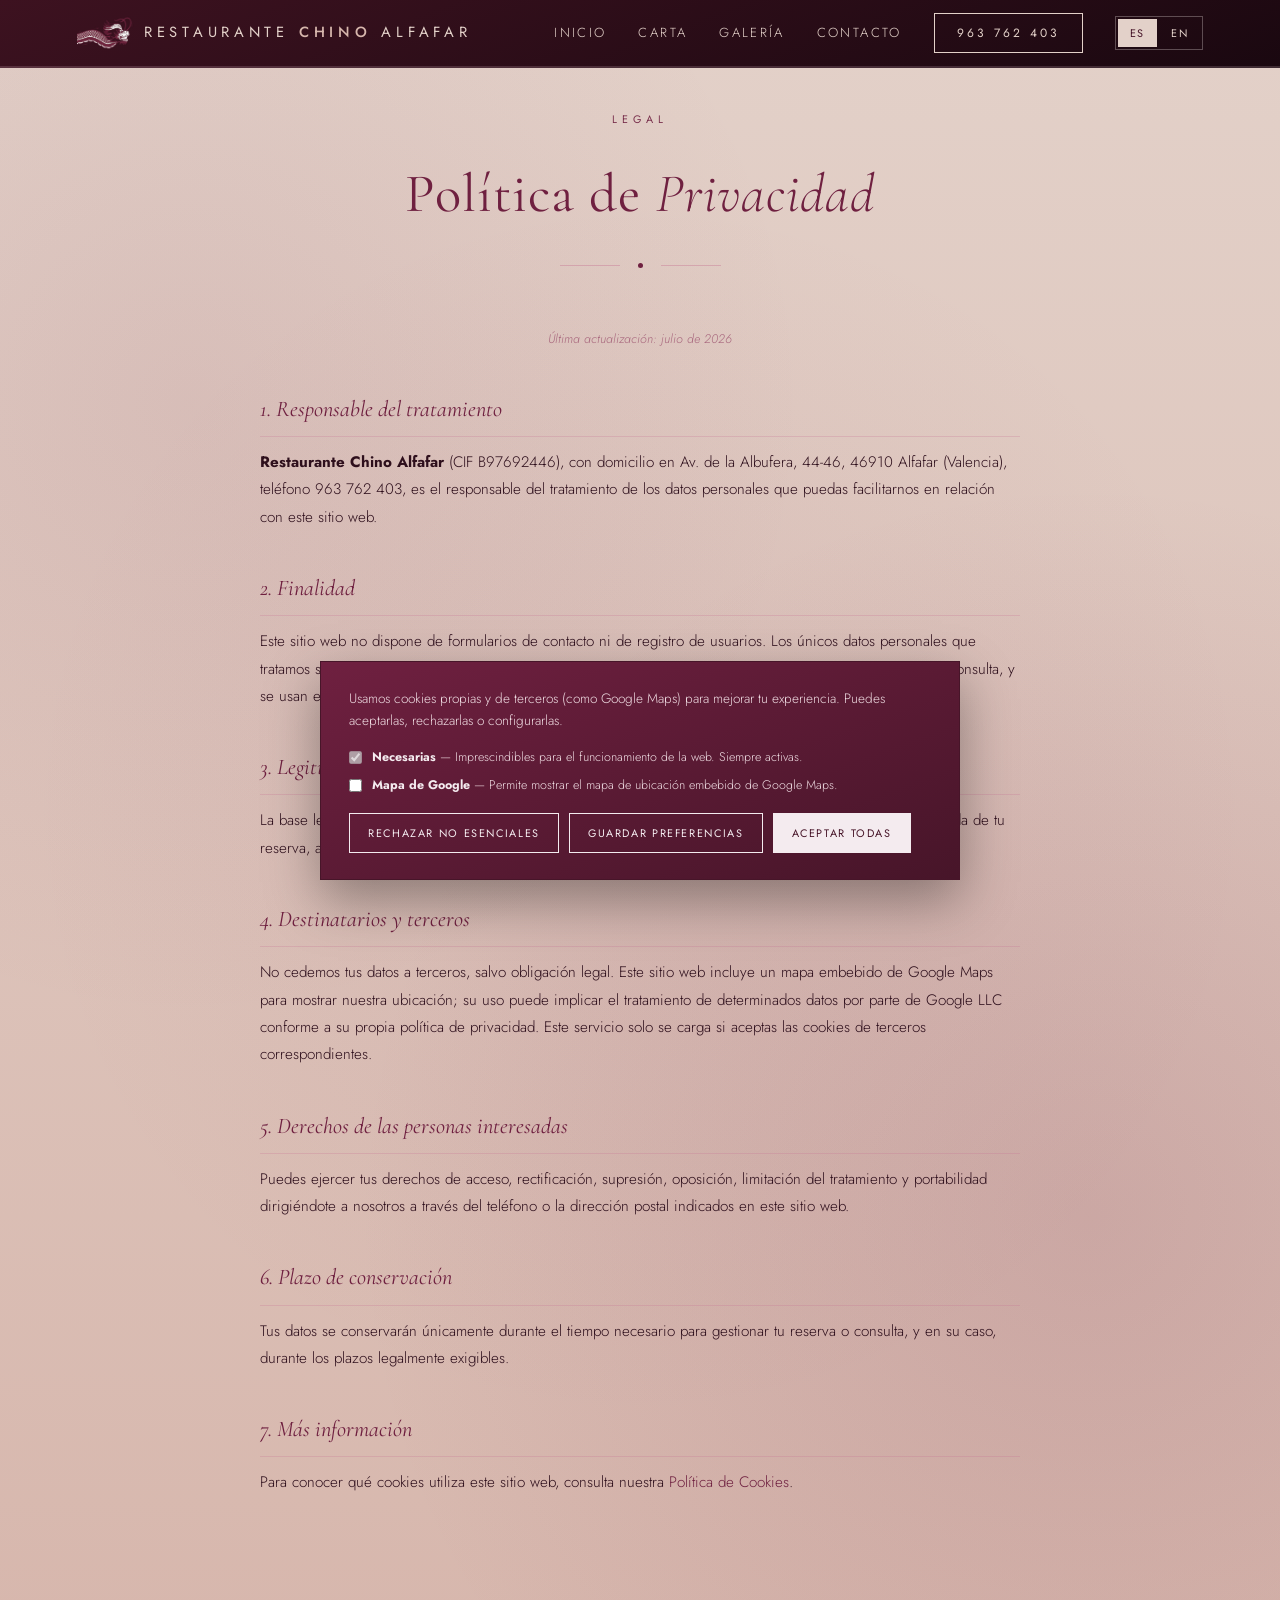
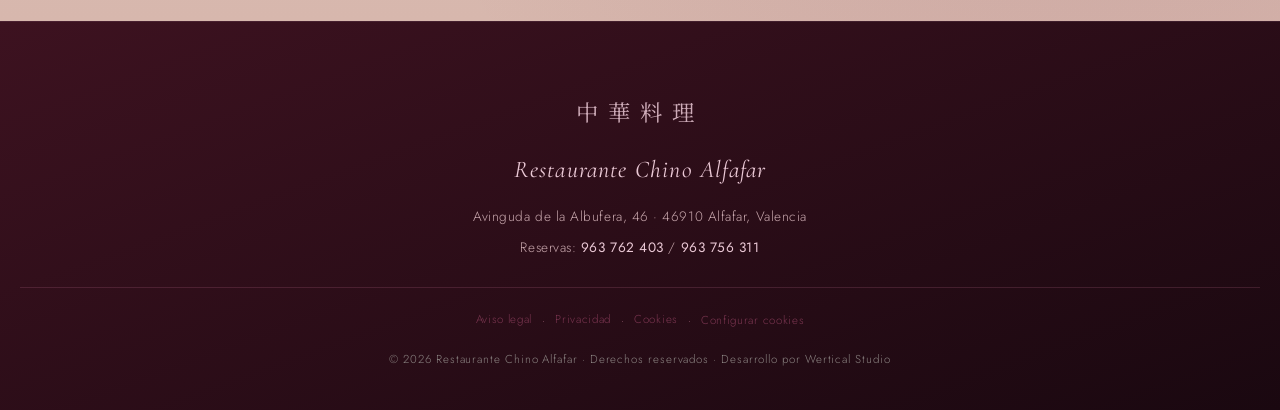
<file: privacidad.html>
<!DOCTYPE html>
<html lang="es">
<head>
<meta charset="UTF-8" />
<meta name="viewport" content="width=device-width, initial-scale=1.0" />
<title>Política de Privacidad — Restaurante Chino Alfafar</title>
<meta name="description" content="Política de privacidad del sitio web de Restaurante Chino Alfafar." />
<meta property="og:type" content="website" />
<meta property="og:site_name" content="Restaurante Chino Alfafar" />
<meta property="og:title" content="Política de Privacidad — Restaurante Chino Alfafar" />
<meta property="og:description" content="Política de privacidad del sitio web de Restaurante Chino Alfafar." />
<meta property="og:image" content="https://j-bortserrat.github.io/chino_alfafar/assets/hero.jpg" />
<meta property="og:url" content="https://j-bortserrat.github.io/chino_alfafar/privacidad.html" />
<link rel="icon" type="image/png" href="assets/dragon-head.png">
<link rel="preconnect" href="https://fonts.googleapis.com">
<link rel="preconnect" href="https://fonts.gstatic.com" crossorigin>
<link href="https://fonts.googleapis.com/css2?family=Cormorant+Garamond:ital,wght@0,300;0,400;0,500;0,600;1,300;1,400;1,500&family=Noto+Serif+SC:wght@300;400;500;600&family=Jost:wght@200;300;400;500;600&display=swap" rel="stylesheet">
<link rel="stylesheet" href="style.css">
</head>
<body data-page="privacidad">

<nav id="nav" class="nav-dark">
  <a href="index.html" class="logo"><img class="logo-icon" src="assets/dragon-head.png" alt="">Restaurante <b>Chino</b> Alfafar</a>
  <button class="menu-toggle" id="menuToggle" aria-label="Menú">☰</button>
  <ul id="navList">
    <li><a href="index.html#portada" data-page="index" data-i18n="nav_inicio">Inicio</a></li>
    <li><a href="carta.html" data-page="carta" data-i18n="nav_carta">Carta</a></li>
    <li><a href="galeria.html" data-page="galeria" data-i18n="nav_galeria">Galería</a></li>
    <li><a href="index.html#inicio" data-i18n="nav_contacto">Contacto</a></li>
    <li><a href="tel:963762403" class="nav-cta">963 762 403</a></li>
    <li class="lang-switch"><button data-lang="es" class="active">ES</button><button data-lang="en">EN</button></li>
  </ul>
</nav>

<section class="legal" id="privacidad">
  <div class="pattern-bg"></div>
  <div class="section-title reveal">
    <div class="small">Legal</div>
    <h2>Política de <span class="accent">Privacidad</span></h2>
    <div class="deco"><span></span></div>
  </div>

  <div class="legal-content reveal">
    <p class="legal-updated">Última actualización: julio de 2026</p>

    <h3>1. Responsable del tratamiento</h3>
    <p><strong>Restaurante Chino Alfafar</strong> (CIF B97692446), con domicilio en Av. de la Albufera, 44-46, 46910 Alfafar (Valencia), teléfono 963 762 403, es el responsable del tratamiento de los datos personales que puedas facilitarnos en relación con este sitio web.</p>

    <h3>2. Finalidad</h3>
    <p>Este sitio web no dispone de formularios de contacto ni de registro de usuarios. Los únicos datos personales que tratamos son los que nos facilitas voluntariamente al llamarnos por teléfono para reservar mesa o realizar una consulta, y se usan exclusivamente para gestionar dicha reserva o consulta.</p>

    <h3>3. Legitimación</h3>
    <p>La base legal para el tratamiento de tus datos es la ejecución de la relación precontractual o contractual derivada de tu reserva, así como el consentimiento que nos prestas al contactar con nosotros.</p>

    <h3>4. Destinatarios y terceros</h3>
    <p>No cedemos tus datos a terceros, salvo obligación legal. Este sitio web incluye un mapa embebido de Google Maps para mostrar nuestra ubicación; su uso puede implicar el tratamiento de determinados datos por parte de Google LLC conforme a su propia política de privacidad. Este servicio solo se carga si aceptas las cookies de terceros correspondientes.</p>

    <h3>5. Derechos de las personas interesadas</h3>
    <p>Puedes ejercer tus derechos de acceso, rectificación, supresión, oposición, limitación del tratamiento y portabilidad dirigiéndote a nosotros a través del teléfono o la dirección postal indicados en este sitio web.</p>

    <h3>6. Plazo de conservación</h3>
    <p>Tus datos se conservarán únicamente durante el tiempo necesario para gestionar tu reserva o consulta, y en su caso, durante los plazos legalmente exigibles.</p>

    <h3>7. Más información</h3>
    <p>Para conocer qué cookies utiliza este sitio web, consulta nuestra <a href="cookies.html">Política de Cookies</a>.</p>
  </div>
</section>

<footer>
  <div class="footer-cn">中華料理</div>
  <h3>Restaurante Chino Alfafar</h3>
  <p>Avinguda de la Albufera, 46 · 46910 Alfafar, Valencia</p>
  <p><span data-i18n="footer_reservas_label">Reservas:</span> <a href="tel:963762403">963 762 403</a> / <a href="tel:963756311">963 756 311</a></p>
  <div class="footer-legal">
    <a href="aviso-legal.html" data-i18n="footer_legal_aviso">Aviso legal</a>
    <span class="sep">·</span>
    <a href="privacidad.html" data-i18n="footer_legal_privacidad">Privacidad</a>
    <span class="sep">·</span>
    <a href="cookies.html" data-i18n="footer_legal_cookies">Cookies</a>
    <span class="sep">·</span>
    <button type="button" class="cookie-config-btn" data-i18n="footer_legal_config">Configurar cookies</button>
  </div>
  <p class="small">© <span id="year"></span> <span data-i18n="footer_credit">Restaurante Chino Alfafar · Derechos reservados · Desarrollo por Wertical Studio</span></p>
</footer>

<script src="i18n.js"></script>
<script src="cookies.js"></script>
<script src="main.js"></script>
</body>
</html>
</file>
<file: style.css>
﻿:root{
  --rojo:#6f2040;
  --rojo-vivo:#912751;
  --rojo-oscuro:#471529;
  --rojo-profundo:#280b17;
  --dorado:#6f2040;
  --dorado-vivo:#491329;
  --dorado-suave:#9f3861;
  --naranja:#912751;
  --rosa-chino:#912751;
  --crema:#6f2040;
  --negro:#e3d1c9;
  --negro-suave:#d7b7ad;
  --gris-suave:#c8a097;
  --linea:#c46e90;
}
*{box-sizing:border-box;margin:0;padding:0}
html{scroll-behavior:smooth}
body{
  font-family:'Jost',sans-serif;
  background:var(--negro);
  color:#2e0f1c;
  overflow-x:hidden;
  line-height:1.7;
  font-weight:300;
  font-size:15px;
}
a{text-decoration:none;color:inherit}
::selection{background:#6f2040;color:#f4ebef}

/* Scrollbar */
::-webkit-scrollbar{width:12px}
::-webkit-scrollbar-track{background:var(--negro-suave)}
::-webkit-scrollbar-thumb{background:var(--rojo-oscuro);border-radius:10px}
::-webkit-scrollbar-thumb:hover{background:var(--rojo)}

/* Patrón decorativo */
.pattern-bg{
  position:absolute;inset:0;
  background-image:
    radial-gradient(circle at 15% 25%, rgba(111,32,64,.08) 0, transparent 38%),
    radial-gradient(circle at 85% 75%, rgba(111,32,64,.14) 0, transparent 45%),
    radial-gradient(circle at 50% 50%, rgba(111,32,64,.06) 0, transparent 60%);
  pointer-events:none;
  z-index:0;
}

/* Linterna decorativa */
.lantern{
  position:absolute;
  width:60px;height:80px;
  background:radial-gradient(ellipse at center,#6f2040,#280b17 70%);
  border-radius:50%/40%;
  box-shadow:0 0 30px rgba(111,32,64,.55),inset 0 -10px 20px rgba(0,0,0,.4),inset 0 8px 15px rgba(255,255,255,.1);
  opacity:.65;
  animation:swing 4s ease-in-out infinite alternate;
}
.lantern::before{
  content:'';position:absolute;top:-15px;left:50%;width:2px;height:15px;background:var(--dorado);transform:translateX(-50%);
}
.lantern::after{
  content:'';position:absolute;bottom:-12px;left:50%;width:14px;height:14px;background:var(--dorado);transform:translateX(-50%);border-radius:0 0 50% 50%;
  box-shadow:0 4px 0 -2px var(--dorado);
}
@keyframes swing{from{transform:rotate(-5deg)}to{transform:rotate(5deg)}}

/* Confeti chino - puntos dorados flotantes */
.confetti{
  position:absolute;
  width:8px;height:8px;
  background:var(--dorado);
  border-radius:50%;
  opacity:.6;
  animation:float 6s ease-in-out infinite;
  box-shadow:0 0 10px var(--dorado);
}
@keyframes float{
  0%,100%{transform:translateY(0) rotate(0)}
  50%{transform:translateY(-30px) rotate(180deg)}
}

/* NAV */
nav{
  position:fixed;top:0;left:0;right:0;z-index:100;
  padding:16px 6%;
  display:flex;justify-content:space-between;align-items:center;
  background:rgba(227,209,201,.75);
  backdrop-filter:blur(14px);
  -webkit-backdrop-filter:blur(14px);
  border-bottom:2px solid rgba(196,110,144,.15);
  transition:all .3s ease;
}
nav.scrolled{
  background:rgba(227,209,201,.97);
  padding:10px 6%;
  border-bottom-color:rgba(196,110,144,.25);
  box-shadow:0 4px 20px rgba(111,32,64,.08);
}
.logo{
  font-family:'Jost',sans-serif;
  font-weight:400;
  font-size:.92rem;
  letter-spacing:.32em;
  text-transform:uppercase;
  color:var(--crema);
  text-decoration:none !important;
  border:none;
  display:inline-flex;
  align-items:center;
  gap:10px;
}
.logo b{color:var(--dorado);font-weight:500}
.logo-icon{height:34px;width:auto;display:block}

nav ul{display:flex;list-style:none;gap:32px;align-items:center}
nav ul a{
  color:#2e0f1c;text-decoration:none;font-weight:300;font-size:.82rem;
  position:relative;transition:color .25s;
  letter-spacing:.18em;text-transform:uppercase;
}
nav ul a:hover{color:var(--dorado)}
nav ul a::after{
  content:'';position:absolute;left:0;bottom:-6px;height:1px;width:0;
  background:var(--dorado);
  transition:width .3s;
}
nav ul a:hover::after,nav ul a.active::after{width:100%}

.nav-cta{
  background:transparent !important;
  color:var(--dorado) !important;
  padding:10px 22px;
  border-radius:0;
  font-size:.75rem !important;
  letter-spacing:.25em;
  transition:all .3s !important;
  border:1px solid var(--dorado);
  font-weight:400;
}
.nav-cta:hover{background:var(--dorado) !important;color:var(--negro) !important}
.nav-cta::after{display:none}

.lang-switch{
  display:flex;align-items:center;gap:2px;
  border:1px solid rgba(196,110,144,.3);
  padding:2px;
}
.lang-switch button{
  background:transparent;border:none;cursor:pointer;
  color:#2e0f1c;font-family:'Jost',sans-serif;font-size:.68rem;
  letter-spacing:.15em;font-weight:400;padding:6px 12px;
  transition:all .25s;
}
.lang-switch button.active{background:var(--rojo);color:var(--negro)}
.lang-switch button::after{display:none}

/* Nav oscura (todas las páginas excepto la portada) */
nav.nav-dark{
  background:linear-gradient(160deg,#3d1220 0%,#1a0810 100%);
  border-bottom-color:rgba(244,235,239,.15);
}
nav.nav-dark.scrolled{
  background:linear-gradient(160deg,#3d1220 0%,#1a0810 100%);
  border-bottom-color:rgba(244,235,239,.2);
}
nav.nav-dark .logo{color:var(--negro)}
nav.nav-dark .logo b{color:var(--negro-suave)}
nav.nav-dark ul a{color:var(--negro)}
nav.nav-dark ul a:hover{color:var(--negro-suave)}
nav.nav-dark ul a::after{background:var(--negro-suave)}
nav.nav-dark .nav-cta{color:var(--negro) !important;border-color:var(--negro)}
nav.nav-dark .nav-cta:hover{background:var(--negro) !important;color:var(--rojo-oscuro) !important}
nav.nav-dark .lang-switch{border-color:rgba(241,232,228,.3)}
nav.nav-dark .lang-switch button{color:var(--negro)}
nav.nav-dark .lang-switch button.active{background:var(--negro);color:var(--rojo-oscuro)}
nav.nav-dark .menu-toggle{color:var(--negro)}
.menu-toggle{display:none;background:none;border:none;color:var(--dorado);font-size:1.7rem;cursor:pointer}

@media(max-width:920px){
  nav ul{
    position:absolute;top:100%;right:0;left:0;
    flex-direction:column;background:linear-gradient(160deg,#3d1220 0%,#1a0810 100%);
    padding:30px;gap:22px;
    transform:translateY(-130%);transition:transform .35s ease;
    border-bottom:2px solid var(--negro);
  }
  nav ul a{color:var(--negro)}
  nav ul a:hover{color:var(--negro-suave)}
  .nav-cta{color:var(--negro) !important;border-color:var(--negro)}
  .nav-cta:hover{background:var(--negro) !important;color:var(--rojo-oscuro) !important}
  .lang-switch{border-color:rgba(241,232,228,.3)}
  .lang-switch button{color:var(--negro)}
  .lang-switch button.active{background:var(--negro);color:var(--rojo-oscuro)}
  nav ul.open{transform:translateY(0)}
  .menu-toggle{display:block}
}

/* ============= HERO / PORTADA ============= */
.hero{
  position:relative;
  min-height:100vh;
  display:flex;align-items:center;justify-content:center;
  text-align:center;
  overflow:hidden;
  background:
    linear-gradient(180deg,rgba(10,2,2,.15) 0%,rgba(15,3,3,.05) 35%,rgba(15,3,3,.55) 100%),
    url('assets/hero.jpg') center/cover no-repeat;
  background-attachment:fixed;
}
.hero::after{
  content:'';
  position:absolute;inset:0;
  background:radial-gradient(ellipse at center,rgba(10,2,2,.05) 0%,rgba(5,1,1,.4) 100%);
  z-index:1;
  pointer-events:none;
}
.hero::before{
  content:'';
  position:absolute;inset:0;
  background:
    repeating-linear-gradient(45deg,transparent 0 70px,rgba(111,32,64,.04) 70px 71px),
    repeating-linear-gradient(-45deg,transparent 0 70px,rgba(111,32,64,.04) 70px 71px);
  z-index:1;
}
.hero-frame{
  position:absolute;
  inset:40px 5%;
  border:1px solid rgba(234,200,213,.25);
  z-index:2;
  pointer-events:none;
}
.hero-frame::before,.hero-frame::after{
  content:'';position:absolute;width:30px;height:30px;border:1px solid #EAC8D5;
}
.hero-frame::before{top:-1px;left:-1px;border-right:none;border-bottom:none}
.hero-frame::after{bottom:-1px;right:-1px;border-left:none;border-top:none}

.hero-content{
  position:relative;z-index:3;padding:0 30px;max-width:920px;animation:fadeUp 1.6s ease;
  display:flex;flex-direction:column;align-items:center;justify-content:flex-end;
  height:100vh;padding-bottom:16vh;
}
@keyframes fadeUp{from{opacity:0;transform:translateY(25px)}to{opacity:1;transform:none}}

.hero-mini{
  font-family:'Jost',sans-serif;
  color:#EAC8D5;
  letter-spacing:.5em;
  font-size:.72rem;
  text-transform:uppercase;
  margin-bottom:2rem;
  opacity:.9;
  font-weight:500;
}
.hero-mini::before,.hero-mini::after{
  content:'—';margin:0 14px;color:rgba(234,200,213,.5);
}
.hero-divider{
  display:flex;align-items:center;justify-content:center;gap:18px;
  margin:1.5rem auto 2rem;
}
.hero-divider::before,.hero-divider::after{
  content:'';height:1px;width:90px;background:rgba(234,200,213,.5);
}
.hero-divider span{
  width:4px;height:4px;background:#EAC8D5;border-radius:50%;
  display:inline-block;
}

.hanzi-big{
  font-family:'Noto Serif SC',serif;
  color:#EAC8D5;
  font-size:clamp(2.5rem,6vw,4rem);
  font-weight:600;
  margin-bottom:1.2rem;
  letter-spacing:.3em;
  opacity:.88;
  line-height:1;
}

.hero h1{
  font-family:'Cormorant Garamond',serif;
  font-size:clamp(2.6rem,6vw,4.5rem);
  font-weight:400;
  color:#EAC8D5;
  letter-spacing:.04em;
  margin-bottom:.5rem;
  line-height:1.1;
  text-shadow:0 4px 30px rgba(0,0,0,.7);
}
.hero h1 span{
  color:#EAC8D5;
  font-style:italic;
  font-weight:500;
}
.hero p{
  font-family:'Cormorant Garamond',serif;
  font-size:clamp(1.05rem,1.6vw,1.3rem);
  color:#f0dde3;
  max-width:600px;margin:0 auto 2.8rem;
  font-weight:400;
  font-style:italic;
  line-height:1.6;
  letter-spacing:.01em;
}
.hero-cta{display:flex;gap:18px;justify-content:center;flex-wrap:wrap}

.btn{
  display:inline-flex;align-items:center;gap:10px;
  padding:15px 36px;
  border-radius:0;
  font-family:'Jost',sans-serif;
  font-weight:500;font-size:.78rem;
  letter-spacing:.28em;text-transform:uppercase;
  text-decoration:none;
  cursor:pointer;
  transition:all .4s ease;
  position:relative;overflow:hidden;
}
.btn-primary{
  background:var(--rojo);
  color:var(--negro);
  border:1px solid var(--negro);
}
.btn-primary:hover{
  background:var(--rojo-oscuro);
  color:var(--negro);
  border-color:var(--negro);
}
.btn-ghost{
  background:transparent;
  color:var(--negro);
  border:1px solid var(--rojo);
}
.btn-ghost:hover{
  background:var(--rojo);
  border-color:var(--negro);
  color:var(--negro);
}

.scroll-indicator{
  position:absolute;bottom:50px;left:50%;transform:translateX(-50%);z-index:3;
  color:#f4ebef;
  font-family:'Jost',sans-serif;font-size:.65rem;
  letter-spacing:.4em;text-transform:uppercase;
  opacity:.7;
  display:flex;flex-direction:column;align-items:center;gap:14px;
}
.scroll-indicator::after{
  content:'';width:1px;height:50px;
  background:linear-gradient(to bottom,#f4ebef,transparent);
  animation:scrollLine 2.5s ease-in-out infinite;
}
@keyframes scrollLine{
  0%{transform:scaleY(0);transform-origin:top}
  50%{transform:scaleY(1);transform-origin:top}
  51%{transform-origin:bottom}
  100%{transform:scaleY(0);transform-origin:bottom}
}

/* ============= SECCIONES GENERAL ============= */
section{
  position:relative;
  padding:110px 6%;
  overflow:hidden;
}
.page-head{
  padding:0 6% 60px;
  text-align:center;
  position:relative;
}
.page-head-band{
  width:100vw;
  margin-left:calc(50% - 50vw);
  padding:88px 6% 40px;
  margin-bottom:50px;
  position:relative;
  z-index:1;
}
.page-head-band .section-title{margin-bottom:0;margin-top:-180px;position:relative;z-index:2}
.dragon-row{
  position:relative;
  width:100vw;
  margin-left:calc(50% - 50vw);
  height:230px;
  margin-bottom:14px;
  z-index:1;
  overflow:hidden;
  pointer-events:none;
  user-select:none;
}
.dragon-row img{
  position:absolute;
  top:50%;
  transform:translateY(-50%);
  height:auto;
  display:block;
}
.dragon-row .dragon-big{
  left:-15px;
  width:380px;
  max-width:52vw;
}
.dragon-row .dragon-small{
  right:-10px;
  width:340px;
  max-width:46vw;
}

.section-title{
  text-align:center;
  margin-bottom:60px;
  position:relative;z-index:2;
}
.section-title .small{
  display:block;
  font-family:'Jost',sans-serif;
  color:var(--dorado);
  letter-spacing:.45em;
  font-size:.68rem;
  text-transform:uppercase;
  margin-bottom:1.2rem;
  font-weight:400;
  opacity:.9;
}
.section-title h2{
  font-family:'Cormorant Garamond',serif;
  font-size:clamp(2.2rem,4.5vw,3.4rem);
  color:var(--crema);
  letter-spacing:.02em;
  margin-bottom:0;
  font-weight:400;
}
.section-title h2 .accent{
  color:var(--dorado);
  font-style:italic;
  font-weight:300;
}
.section-title .deco{
  display:flex;align-items:center;justify-content:center;gap:18px;margin-top:1.4rem;
}
.section-title .deco::before,
.section-title .deco::after{
  content:'';height:1px;width:60px;background:rgba(196,110,144,.4);
}
.section-title .deco span{
  width:5px;height:5px;background:var(--dorado);border-radius:50%;display:inline-block;
}

/* ============= PÁGINAS LEGALES ============= */
.legal{
  background:linear-gradient(180deg,var(--negro) 0%,var(--negro-suave) 100%);
}
.legal-content{
  max-width:760px;margin:0 auto;
  position:relative;z-index:2;
}
.legal-content h3{
  font-family:'Cormorant Garamond',serif;color:var(--dorado);
  font-size:1.4rem;font-style:italic;font-weight:400;
  margin:38px 0 12px;
  padding-bottom:8px;border-bottom:1px solid rgba(196,110,144,.25);
}
.legal-content h3:first-child{margin-top:0}
.legal-content p{margin-bottom:14px;font-size:.95rem;line-height:1.8}
.legal-content ul{margin:0 0 14px 20px;font-size:.95rem;line-height:1.8}
.legal-content li{margin-bottom:6px}
.legal-content a{color:var(--dorado);border-bottom:1px solid transparent;transition:border-color .3s}
.legal-content a:hover{border-bottom-color:var(--dorado)}
.legal-content .legal-updated{
  font-size:.78rem;color:#a8677d;font-style:italic;margin-bottom:40px;text-align:center;
}
.legal-content .cookie-config-link{
  display:inline-block;margin-top:6px;
  font-family:'Jost',sans-serif;font-size:.7rem;letter-spacing:.2em;text-transform:uppercase;
  color:var(--negro);background:var(--rojo);
  padding:10px 22px;border:none;cursor:pointer;border-radius:0;
  transition:all .3s;
}
.legal-content .cookie-config-link:hover{background:var(--rojo-oscuro)}

/* ============= INICIO (ubicación/horario/reservas) ============= */
.inicio{
  background:linear-gradient(180deg,var(--negro) 0%,var(--negro-suave) 100%);
}
.inicio-wrap{
  max-width:1200px;margin:0 auto;position:relative;z-index:2;
}

.inicio-img{
  position:relative;
  max-width:480px;
  margin:60px auto 0;
  padding:0;
  background:transparent;
  border-radius:0;
  box-shadow:0 25px 50px rgba(111,32,64,.2);
  transition:transform .5s;
}
.inicio-img::before{
  content:'';position:absolute;inset:-14px;border:1px solid rgba(196,110,144,.25);pointer-events:none;
}
.inicio-img img{filter:saturate(.9) contrast(1.02)}
@keyframes gradientShift{0%,100%{background-position:0 50%}50%{background-position:100% 50%}}
.inicio-img:hover{transform:scale(1.015)}
.inicio-img img{
  display:block;
  width:100%;
  height:auto;
  border-radius:8px;
  background:var(--negro);
}

.inicio-cards{
  display:grid;
  grid-template-columns:repeat(3,1fr);
  gap:24px;
  align-items:stretch;
}
.info-card{
  background:linear-gradient(160deg,var(--rojo) 0%,var(--rojo-oscuro) 100%);
  border:1px solid var(--rojo-oscuro);
  border-top:2px solid #f4ebef;
  padding:36px 28px;
  border-radius:4px;
  position:relative;
  overflow:hidden;
  transition:all .35s;
  display:flex;flex-direction:column;
  text-align:center;
  box-shadow:0 15px 35px rgba(111,32,64,.2);
}
.info-card:hover{
  transform:translateY(-4px);
  border-top-color:#f4ebef;
  box-shadow:0 20px 45px rgba(111,32,64,.3);
}
.info-card .icn-big{
  width:38px;height:38px;
  margin:0 auto 18px;
  display:flex;align-items:center;justify-content:center;
  color:#f4ebef;
}
.info-card .icn-big svg{width:100%;height:100%;stroke:#f4ebef;stroke-width:1.2;fill:none}
.info-card h4{
  font-family:'Cormorant Garamond',serif;
  color:#f4ebef;
  font-size:1.5rem;letter-spacing:.04em;
  margin-bottom:16px;
  font-weight:400;font-style:italic;
}
.info-card p{color:#f0dde3;font-size:.95rem;line-height:1.7;font-weight:300}
.info-card .horario-dia{
  font-family:'Jost',sans-serif;color:#f4ebef;font-size:.7rem;
  letter-spacing:.35em;font-weight:400;margin-bottom:12px;text-transform:uppercase;
}
.info-card .horario-hora{
  font-family:'Cormorant Garamond',serif;color:#f4ebef;font-size:1.4rem;
  letter-spacing:.03em;font-weight:400;line-height:1.7;
}
.info-card .horario-sub{font-size:.78rem;color:#e3b7c4;margin-top:14px;font-style:italic;letter-spacing:.05em}
.info-card .horario-nota{
  font-size:.72rem;color:#e3b7c4;margin-top:12px;letter-spacing:.03em;
  padding-top:12px;border-top:1px dotted rgba(244,235,239,.3);
}
.info-card a{color:#f0dde3;transition:color .2s}
.info-card a:hover{color:#f4ebef}
.info-card .tel-link{
  font-family:'Cormorant Garamond',serif;font-weight:500;font-size:1.6rem;
  color:#f4ebef;letter-spacing:.06em;
  display:inline-block;margin-top:12px;
  padding:0;border:none;border-radius:0;
  transition:all .3s;
  border-bottom:1px solid transparent;
}
.info-card .tel-link:hover{background:transparent;color:#f4ebef;border-bottom-color:#f4ebef}
.info-card .reservas-nota{
  font-size:.72rem;color:#e3b7c4;margin-top:16px;letter-spacing:.03em;
  padding-top:12px;border-top:1px dotted rgba(244,235,239,.3);
}
.info-card .btn-mapa{
  margin-top:18px;
  display:inline-block;
  font-family:'Jost',sans-serif;font-size:.68rem;letter-spacing:.3em;font-weight:400;
  color:#f4ebef;text-transform:uppercase;
  padding:10px 22px;border:1px solid #f4ebef;border-radius:0;
  transition:all .3s;
}
.info-card .btn-mapa:hover{background:#f4ebef;color:var(--rojo-oscuro)}

.mapa-full{
  margin-top:50px;
  border-radius:0;overflow:hidden;
  border:1px solid rgba(196,110,144,.3);
  box-shadow:0 20px 50px rgba(111,32,64,.15);
  height:340px;
  max-width:1200px;margin-left:auto;margin-right:auto;
  filter:saturate(.9) contrast(.98);
}
.mapa-full iframe{width:100%;height:100%;border:0;display:block}

@media(max-width:920px){
  .inicio-cards{grid-template-columns:1fr;gap:18px}
  .inicio-img{margin-top:40px}
  .mapa-full{height:260px;margin-top:30px}
}

/* ============= AVISO GENERAL (alérgenos, antelación...) ============= */
.aviso-banner{
  max-width:900px;margin:55px auto 0;
  text-align:center;
  padding:16px 28px;
  border:1px solid var(--rojo-oscuro);
  background:linear-gradient(160deg,var(--rojo) 0%,var(--rojo-oscuro) 100%);
  color:#f0dde3;
  font-size:.85rem;
  letter-spacing:.02em;
  position:relative;z-index:2;
  box-shadow:0 10px 25px rgba(111,32,64,.2);
}
.aviso-banner strong{color:#f4ebef;font-weight:500}

/* ============= CARTA ============= */
.carta{
  background:linear-gradient(180deg,var(--negro-suave) 0%,var(--negro) 50%,var(--negro-suave) 100%);
}

.tabs{
  display:flex;justify-content:center;gap:18px;flex-wrap:wrap;
  margin-bottom:35px;position:relative;z-index:2;
}
.tab{
  padding:13px 36px;
  background:transparent;
  border:1px solid rgba(196,110,144,.35);
  color:#2e0f1c;
  font-family:'Jost',sans-serif;font-weight:400;
  letter-spacing:.3em;text-transform:uppercase;
  font-size:.72rem;
  border-radius:0;
  cursor:pointer;transition:all .35s;
}
.tab.active,.tab:hover{
  background:var(--dorado);
  color:var(--negro);
  border-color:var(--dorado);
}

.tab-panel{display:none}
.tab-panel.active{display:block;animation:fadeUp .6s}

/* Filtros de categoría */
.filtros{
  display:flex;justify-content:center;gap:10px;flex-wrap:wrap;
  margin-bottom:50px;position:relative;z-index:2;
}
.filtro{
  padding:9px 20px;
  background:transparent;
  border:1px solid rgba(196,110,144,.3);
  color:#7a3550;
  font-family:'Jost',sans-serif;font-weight:400;
  letter-spacing:.12em;text-transform:uppercase;
  font-size:.66rem;
  border-radius:20px;
  cursor:pointer;transition:all .3s;
}
.filtro.active,.filtro:hover{
  background:var(--dorado);
  color:var(--negro);
  border-color:var(--dorado);
}
/* Carta completa - categorías */
.carta-container{max-width:1100px;margin:0 auto}
.categoria{
  background:linear-gradient(160deg,var(--rojo) 0%,var(--rojo-oscuro) 100%);
  border:1px solid var(--rojo-oscuro);
  border-radius:2px;
  padding:38px 0 38px;
  margin-bottom:22px;
  position:relative;
  overflow:hidden;
  transition:all .4s,max-height .4s ease;
  box-shadow:0 15px 35px rgba(111,32,64,.2);
}
.categoria:hover{
  box-shadow:0 20px 45px rgba(111,32,64,.3);
}
.categoria.hidden{display:none}

.plato-grupo{
  grid-column:1 / -1;
  font-family:'Jost',sans-serif;color:#f4ebef;
  font-size:.68rem;letter-spacing:.3em;text-transform:uppercase;font-weight:400;
  margin:18px 0 4px;padding-bottom:6px;
  border-bottom:1px solid rgba(244,235,239,.25);
}
.plato-grupo:first-child{margin-top:0}
.categoria-header{
  display:flex;align-items:center;gap:18px;
  margin:0 44px 24px;padding-bottom:16px;
  border-bottom:1px solid rgba(244,235,239,.25);
}
.categoria h3{
  font-family:'Cormorant Garamond',serif;
  color:#f4ebef;
  font-size:1.7rem;
  letter-spacing:.02em;
  display:flex;align-items:baseline;gap:20px;
  font-weight:400;
  font-style:italic;
}
.categoria h3 .cn{
  font-family:'Noto Serif SC',serif;
  color:#f4ebef;
  font-size:1.8rem;font-weight:400;
  margin-right:6px;
  line-height:1;
  font-style:normal;
}

.platos-list{
  display:grid;grid-template-columns:1fr 1fr;gap:10px 35px;
  margin:0 44px;
}
.plato-item{
  display:flex;justify-content:space-between;align-items:baseline;
  padding:10px 0;
  border-bottom:1px dotted rgba(244,235,239,.2);
  transition:all .25s;
}
.plato-item:hover{padding-left:8px;border-bottom-color:#f4ebef}
.plato-item .nombre{color:#f0dde3;font-size:.95rem;font-weight:300;letter-spacing:.01em}
.plato-item .precio{
  color:#f4ebef;font-family:'Cormorant Garamond',serif;font-weight:500;
  font-size:1.05rem;white-space:nowrap;margin-left:12px;
}
.plato-item .dots{
  flex:1;border-bottom:1px dotted rgba(244,235,239,.2);
  margin:0 10px 5px;
}
.categoria-nota{
  margin:20px 44px 0;padding-top:16px;
  border-top:1px dotted rgba(244,235,239,.25);
  font-size:.78rem;color:#e3b7c4;font-style:italic;line-height:1.6;
}

@media(max-width:760px){
  .platos-list{grid-template-columns:1fr;gap:5px 0;margin:0 22px}
  .categoria-header{margin:0 22px 18px}
  .categoria{padding-bottom:25px}
}

/* Menú del día */
.menu-dia{
  max-width:780px;margin:0 auto;
  background:linear-gradient(160deg,var(--rojo) 0%,var(--rojo-oscuro) 100%);
  border:1px solid var(--rojo-oscuro);
  border-radius:0;
  padding:60px 50px;
  position:relative;
  box-shadow:0 30px 70px rgba(111,32,64,.25);
}
.menu-dia::before{
  content:'';position:absolute;inset:12px;border:1px solid rgba(244,235,239,.2);pointer-events:none;
}

.menu-precio{text-align:center;margin:25px 0 30px}
.menu-precio .label{
  font-family:'Jost',sans-serif;letter-spacing:.4em;color:#f4ebef;font-size:.68rem;text-transform:uppercase;
  display:block;font-weight:400;
}
.menu-precio .num{
  font-family:'Cormorant Garamond',serif;font-size:4.8rem;font-weight:400;
  color:#f4ebef;
  line-height:1;display:block;margin-top:10px;
  letter-spacing:.01em;
}
.menu-precio .num small{font-size:1.7rem;vertical-align:top;color:#f4ebef;opacity:.7;font-style:italic}
.menu-disponible{
  display:inline-block;
  margin-top:18px;
  font-family:'Jost',sans-serif;
  font-size:.68rem;
  letter-spacing:.32em;
  color:#f4ebef;
  text-transform:uppercase;
  padding:8px 18px;
  border:1px solid rgba(244,235,239,.4);
}

.menu-bloque{margin-bottom:28px}
.menu-bloque h4{
  font-family:'Cormorant Garamond',serif;color:#f4ebef;
  font-size:1.3rem;letter-spacing:.02em;
  margin-bottom:14px;
  padding-bottom:10px;border-bottom:1px solid rgba(244,235,239,.25);
  font-weight:400;font-style:italic;
}
.menu-bloque ul{list-style:none;color:#f0dde3;font-size:.95rem;columns:2;column-gap:30px;font-weight:300}
.menu-bloque li{padding:4px 0;display:flex;align-items:center;gap:10px;break-inside:avoid}
.menu-bloque li::before{content:'—';color:#f4ebef;opacity:.6}
@media(max-width:600px){.menu-bloque ul{columns:1}}

.menu-bebida{
  margin-top:36px;padding:24px;border-top:1px solid rgba(244,235,239,.25);
  font-size:.95rem;color:#f0dde3;text-align:center;
  background:rgba(0,0,0,.1);
  font-weight:300;
  font-family:'Cormorant Garamond',serif;
}
.menu-bebida .destacado{
  color:#f4ebef;font-family:'Jost',sans-serif;letter-spacing:.35em;
  font-size:.68rem;font-weight:400;text-transform:uppercase;
}
.menu-nota{font-size:.75rem;color:#e3b7c4;margin-top:20px;text-align:center;font-style:italic;letter-spacing:.05em}

/* ============= GALERÍA ============= */
.galeria{
  background:linear-gradient(180deg,var(--negro-suave) 0%,var(--negro) 100%);
}
.galeria-grid{
  display:grid;grid-template-columns:repeat(auto-fill,minmax(280px,1fr));
  gap:25px;max-width:1200px;margin:0 auto;
}
.foto-card{
  position:relative;
  border-radius:0;overflow:hidden;
  background:var(--negro-suave);
  transition:all .5s;
  cursor:pointer;
}
.foto-card:hover{
  transform:translateY(-4px);
  box-shadow:0 20px 40px rgba(111,32,64,.2);
}
.foto-card .img-wrap{
  overflow:hidden;
  height:240px;
  position:relative;
}
.foto-card img{
  width:100%;height:100%;object-fit:cover;display:block;
  transition:transform .7s;
}
.foto-card:hover img{transform:scale(1.12)}
.foto-card .img-wrap::after{
  content:'';position:absolute;inset:0;
  background:linear-gradient(transparent 50%,rgba(20,4,4,.6));
}
.foto-card-body{
  padding:24px 22px 26px;
  background:var(--negro-suave);
  text-align:center;
}
.foto-card h4{
  font-family:'Cormorant Garamond',serif;
  color:var(--crema);
  font-size:1.25rem;letter-spacing:.02em;
  margin-bottom:0;
  font-weight:400;
  font-style:italic;
}
.foto-card h4 .cn{
  font-family:'Noto Serif SC',serif;
  color:var(--dorado);font-weight:400;
  margin-right:10px;
  font-style:normal;
  font-size:1.1rem;
}
.foto-card p{color:#7a3550;font-size:.88rem;font-weight:300;line-height:1.5}

/* ============= RESPONSIVE MÓVIL ============= */
@media(max-width:768px){
  nav{padding:10px 5%}
  nav.scrolled{padding:8px 5%}
  .logo{font-size:.72rem;letter-spacing:.22em;gap:6px}
  .logo-icon{height:24px}

  section{padding:55px 5%}
  .page-head{padding:0 5% 35px}
  .page-head-band{padding:65px 5% 20px;margin-bottom:26px}
  .dragon-row{height:70px;margin-bottom:6px}
  .dragon-row .dragon-big{left:-8px;width:105px}
  .dragon-row .dragon-small{right:-8px;width:100px}
  .page-head-band .section-title{margin-top:-58px}
  .page-head-band .section-title h2{font-size:1.45rem}
  .page-head-band .section-title .small{letter-spacing:.25em}
  .section-title{margin-bottom:32px}
  .section-title .small{font-size:.6rem;letter-spacing:.35em;margin-bottom:.7rem}
  .section-title h2{font-size:1.7rem;letter-spacing:.02em}
  .section-title .deco{margin-top:.8rem}
  .section-title .deco::before,.section-title .deco::after{width:35px}

  .hero{
    min-height:85vh;background-attachment:scroll;
    background:
      linear-gradient(180deg,rgba(10,2,2,.15) 0%,rgba(15,3,3,.05) 35%,rgba(15,3,3,.55) 100%),
      url('assets/hero-movil.jpg') center/cover no-repeat;
  }
  .hero-content{height:85vh;padding-bottom:10vh}
  .hero-frame{inset:25px 4%}
  .hero-mini{font-size:.62rem;letter-spacing:.35em;margin-bottom:1.2rem}
  .hero-mini::before,.hero-mini::after{margin:0 8px}
  .hanzi-big{font-size:2.4rem;letter-spacing:.2em;margin-bottom:.6rem}
  .hero h1{font-size:1.9rem;margin-bottom:.5rem}
  .hero-divider{margin:.8rem auto 1.2rem}
  .hero-divider::before,.hero-divider::after{width:55px}
  .hero p{font-size:.95rem;margin-bottom:1.6rem;padding:0 5px}
  .hero-cta{flex-direction:column;width:100%;padding:0 30px;gap:10px}
  .hero-cta .btn{width:100%;justify-content:center;padding:13px 18px;font-size:.7rem;letter-spacing:.22em}

  .floating-cn{font-size:7rem;opacity:.4}

  .inicio-img{max-width:90%;margin-top:35px}
  .inicio-img::before{inset:-8px}
  .inicio-cards{gap:14px}
  .info-card{padding:24px 22px}
  .info-card .icn-big{width:30px;height:30px;margin-bottom:12px}
  .info-card h4{font-size:1.2rem;margin-bottom:10px}
  .info-card p{font-size:.88rem}
  .info-card .horario-hora{font-size:1.15rem}
  .info-card .horario-dia{font-size:.62rem;letter-spacing:.3em;margin-bottom:8px}
  .info-card .horario-sub{font-size:.72rem;margin-top:10px}
  .info-card .horario-nota{font-size:.66rem}
  .info-card .tel-link{font-size:1.35rem;margin-top:8px}
  .info-card .btn-mapa{font-size:.6rem;padding:9px 18px;letter-spacing:.25em;margin-top:14px}
  .mapa-full{height:220px;margin-top:25px}

  .aviso-banner{font-size:.78rem;padding:14px 18px;margin-top:35px}

  .tabs{gap:10px;margin-bottom:22px}
  .tab{padding:10px 20px;font-size:.62rem;letter-spacing:.25em}
  .filtros{gap:8px;margin-bottom:30px}
  .filtro{padding:8px 16px;font-size:.6rem}

  .categoria{padding-bottom:20px}
  .plato-grupo{font-size:.6rem;letter-spacing:.22em;margin:14px 0 4px}
  .categoria-header{gap:14px;margin:0 22px 18px;padding-bottom:12px}
  .categoria h3{font-size:1.25rem}
  .categoria h3 .cn{font-size:1.4rem}
  .plato-item{padding:8px 0}
  .plato-item .nombre{font-size:.88rem}
  .plato-item .precio{font-size:.92rem}
  .categoria-nota{margin:16px 22px 0;padding-top:12px;font-size:.72rem}

  .menu-dia{padding:40px 24px 28px}
  .menu-dia::before{inset:8px}
  .menu-precio{margin:10px 0 24px}
  .menu-precio .label{font-size:.6rem;letter-spacing:.32em}
  .menu-precio .num{font-size:3.4rem}
  .menu-precio .num small{font-size:1.2rem}
  .menu-bloque{margin-bottom:22px}
  .menu-bloque h4{font-size:1.05rem;margin-bottom:10px}
  .menu-bloque ul{font-size:.88rem}
  .menu-bebida{padding:18px;margin-top:24px;font-size:.88rem}
  .menu-bebida .destacado{font-size:.6rem;letter-spacing:.3em}
  .menu-nota{font-size:.7rem;margin-top:14px}

  /* Galería en collage (columnas tipo mosaico, sin scroll horizontal) */
  .galeria-grid{
    display:block;
    columns:2;
    column-gap:12px;
  }
  .foto-card{
    display:inline-block;
    width:100%;
    margin-bottom:12px;
    break-inside:avoid;
  }
  .foto-card:nth-child(3n+1) .img-wrap{height:220px}
  .foto-card:nth-child(3n+2) .img-wrap{height:150px}
  .foto-card:nth-child(3n) .img-wrap{height:180px}
  .foto-card .img-wrap{height:170px}
  .foto-card-body{padding:16px 14px 18px}
  .foto-card h4{font-size:1.05rem}
  .foto-card h4 .cn{font-size:.95rem;margin-right:8px}

  footer{padding:45px 18px 28px}
  .footer-cn{font-size:1.05rem;letter-spacing:.4em;margin-bottom:14px}
  footer h3{font-size:1.2rem;margin-bottom:10px}
  footer p{font-size:.78rem;margin-top:4px}
  footer .small{font-size:.66rem;margin-top:14px}
}

@media(max-width:420px){
  section{padding:45px 5%}
  .hero h1{font-size:1.7rem}
  .hanzi-big{font-size:2.1rem}
  .section-title h2{font-size:1.5rem}
  .menu-dia{padding:32px 20px 24px}
  .menu-precio .num{font-size:3rem}
  .categoria{padding-bottom:18px}
  .foto-card{flex:0 0 78%}
}

/* ============= FOOTER ============= */
footer{
  background:linear-gradient(160deg,#3d1220 0%,#1a0810 100%);
  text-align:center;
  padding:70px 20px 40px;
  border-top:1px solid rgba(196,110,144,.2);
  position:relative;
}
.footer-cn{
  font-family:'Noto Serif SC',serif;
  color:#EAC8D5;
  font-size:1.4rem;letter-spacing:.45em;font-weight:400;margin-bottom:20px;
  opacity:.85;
}
footer h3{
  font-family:'Cormorant Garamond',serif;color:#EAC8D5;
  letter-spacing:.05em;margin-bottom:14px;font-weight:400;font-size:1.5rem;
  font-style:italic;
}
footer p{color:#c9a8ae;font-size:.85rem;margin-top:8px;font-weight:300;letter-spacing:.04em}
footer .small{font-size:.72rem;color:#8a8280;margin-top:20px;letter-spacing:.08em}
footer a{color:#EAC8D5;font-weight:400;border-bottom:1px solid transparent;transition:all .3s}
footer a:hover{border-bottom-color:#EAC8D5}

.footer-legal{
  display:flex;flex-wrap:wrap;align-items:center;justify-content:center;gap:10px;
  margin-top:28px;padding-top:22px;
  border-top:1px solid rgba(196,110,144,.2);
}
.footer-legal a,.footer-legal button{
  background:none;border:none;cursor:pointer;padding:0;
  font-family:'Jost',sans-serif;color:#7a3550;font-size:.72rem;
  letter-spacing:.06em;font-weight:300;
  border-bottom:1px solid transparent;transition:all .3s;
}
.footer-legal a:hover,.footer-legal button:hover{color:var(--dorado);border-bottom-color:var(--dorado)}
.footer-legal .sep{color:#a8677d;font-size:.7rem}

/* Reveal */
.reveal{opacity:0;transform:translateY(30px);transition:opacity .9s ease,transform .9s ease}
.reveal.visible{opacity:1;transform:none}
.reveal-left{opacity:0;transform:translateX(-40px);transition:all 1s}
.reveal-right{opacity:0;transform:translateX(40px);transition:all 1s}
.reveal-left.visible,.reveal-right.visible{opacity:1;transform:none}
.reveal-scale{opacity:0;transform:scale(.94);transition:all .85s}
.reveal-scale.visible{opacity:1;transform:scale(1)}

/* Si JS está deshabilitado, todo visible */
.no-js .reveal,.no-js .reveal-left,.no-js .reveal-right,.no-js .reveal-scale{
  opacity:1 !important;transform:none !important;
}

.floating-cn{
  position:absolute;
  font-family:'Noto Serif SC',serif;
  color:rgba(111,32,64,.07);
  font-size:16rem;
  font-weight:bold;
  pointer-events:none;
  z-index:0;
  user-select:none;
}

/* ============= BANNER DE COOKIES ============= */
.cookie-banner{
  position:fixed;left:0;right:0;bottom:0;z-index:500;
  max-width:640px;margin:0 auto 20px;
  left:20px;right:20px;
  background:linear-gradient(160deg,var(--rojo) 0%,var(--rojo-oscuro) 100%);
  border:1px solid var(--rojo-oscuro);
  box-shadow:0 20px 50px rgba(0,0,0,.35);
  padding:26px 28px;
  transform:translateY(140%);
  opacity:0;
  transition:transform .5s ease,opacity .5s ease;
  pointer-events:none;
}
.cookie-banner.visible{transform:translateY(0);opacity:1;pointer-events:auto}
.cookie-banner-text{color:#f0dde3;font-size:.85rem;line-height:1.6;margin-bottom:16px}
.cookie-options{display:flex;flex-direction:column;gap:10px;margin-bottom:18px}
.cookie-option{display:flex;align-items:flex-start;gap:10px;font-size:.78rem;color:#f0dde3;line-height:1.5;cursor:pointer}
.cookie-option input{margin-top:3px;flex-shrink:0}
.cookie-option strong{color:#f4ebef}
.cookie-actions{display:flex;flex-wrap:wrap;gap:10px}
.cookie-btn{
  font-family:'Jost',sans-serif;font-size:.68rem;letter-spacing:.15em;text-transform:uppercase;
  padding:11px 18px;border:1px solid #f4ebef;background:transparent;color:#f4ebef;
  cursor:pointer;border-radius:0;transition:all .3s;
}
.cookie-btn-accept{background:#f4ebef;color:var(--rojo-oscuro)}
.cookie-btn:hover{background:#f4ebef;color:var(--rojo-oscuro)}
@media(max-width:600px){
  .cookie-banner{left:12px;right:12px;padding:20px 18px;margin-bottom:12px}
  .cookie-actions{flex-direction:column}
  .cookie-btn{width:100%;text-align:center}
}

.mapa-consent{
  height:100%;display:flex;flex-direction:column;align-items:center;justify-content:center;
  gap:16px;padding:30px;text-align:center;
  background:var(--negro-suave);
}
.mapa-consent p{color:#7a3550;font-size:.9rem;max-width:400px}
.mapa-consent button{
  font-family:'Jost',sans-serif;font-size:.7rem;letter-spacing:.2em;text-transform:uppercase;
  color:var(--negro);background:var(--rojo);border:none;
  padding:12px 26px;cursor:pointer;transition:all .3s;
}
.mapa-consent button:hover{background:var(--rojo-oscuro)}
</file>
